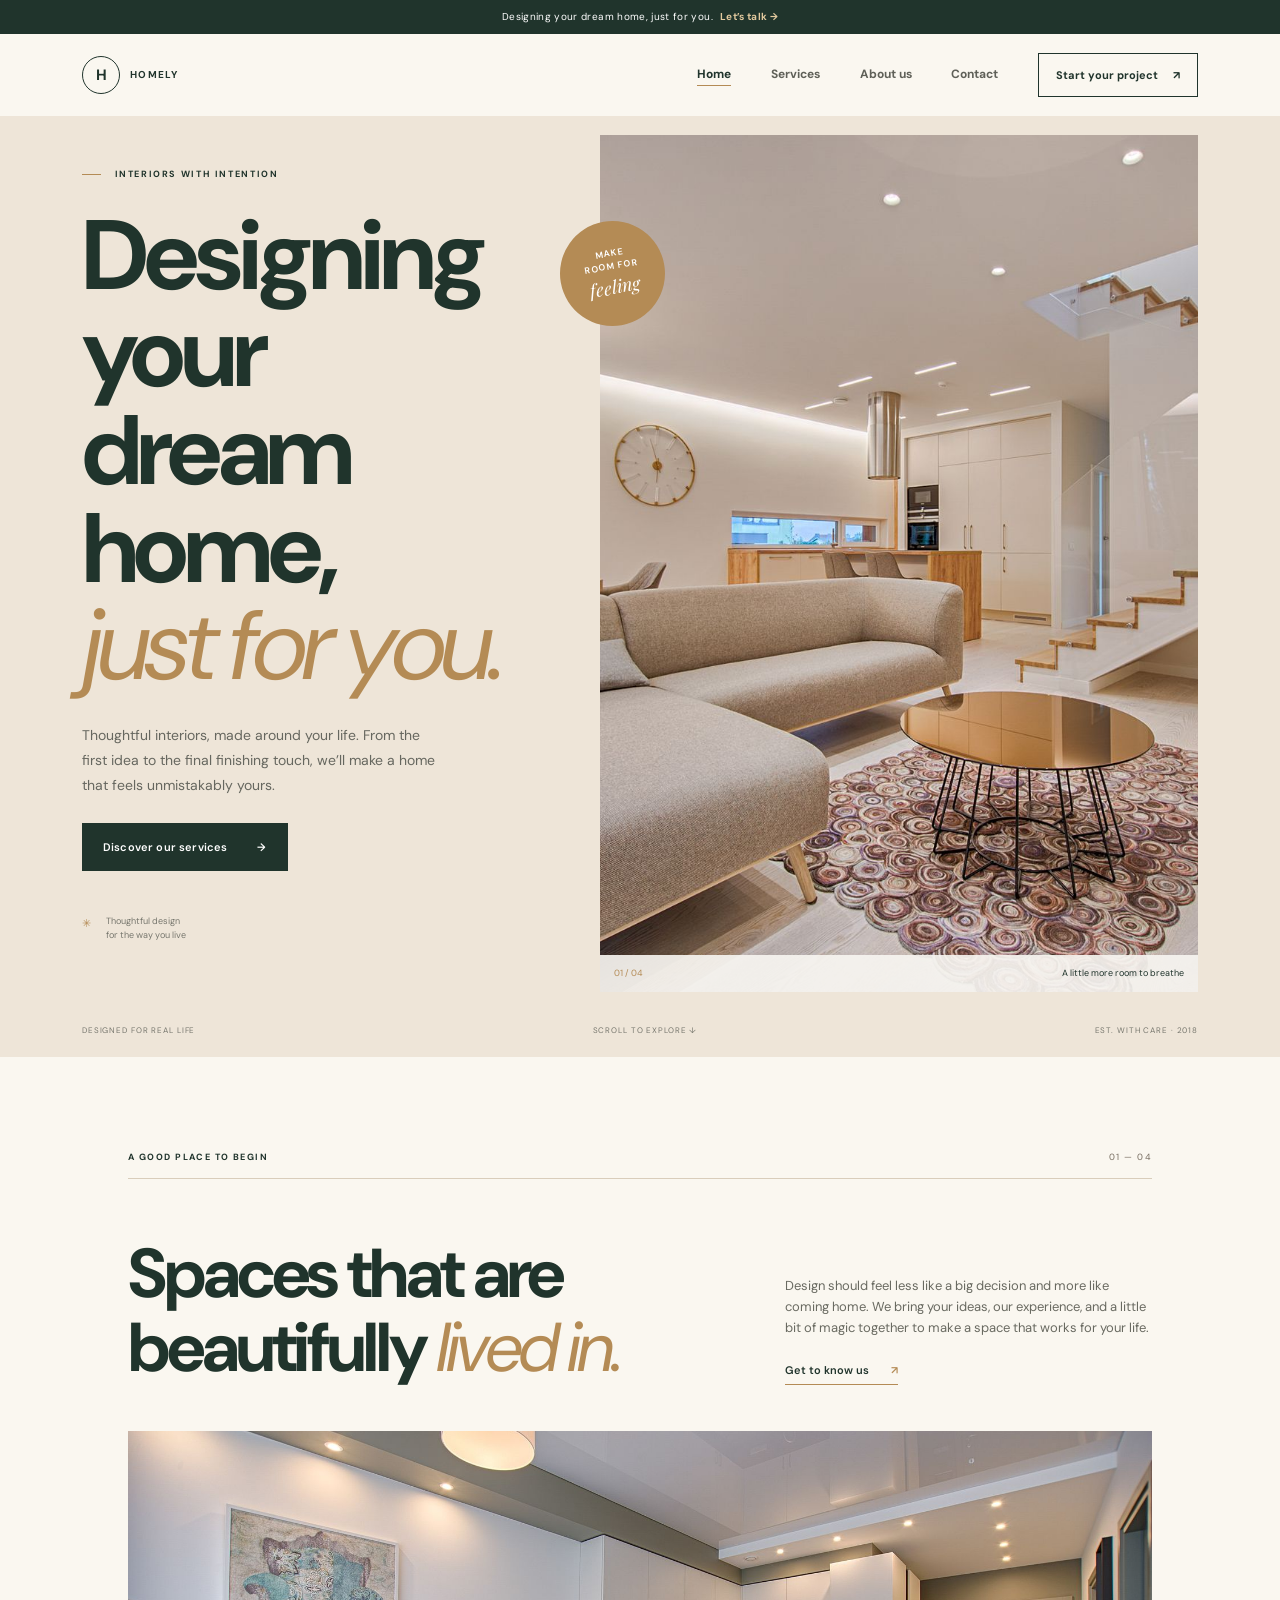
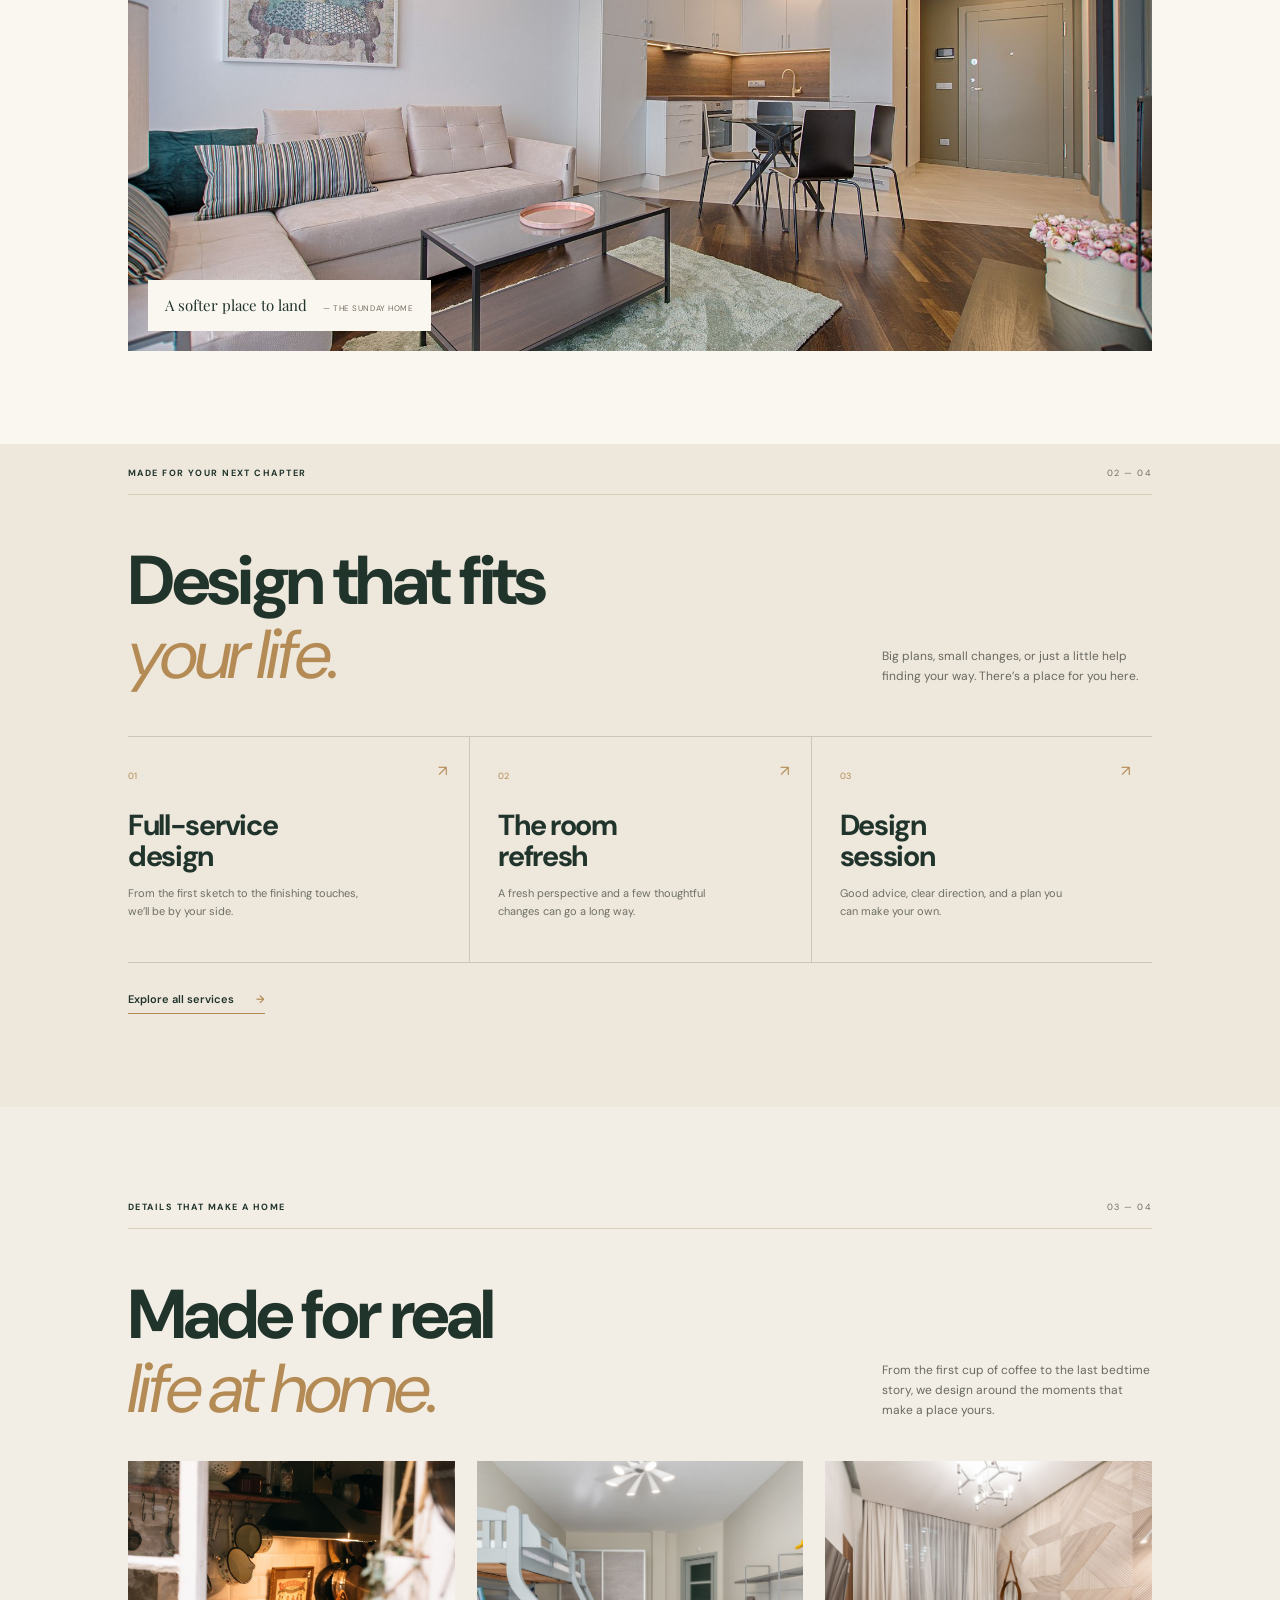
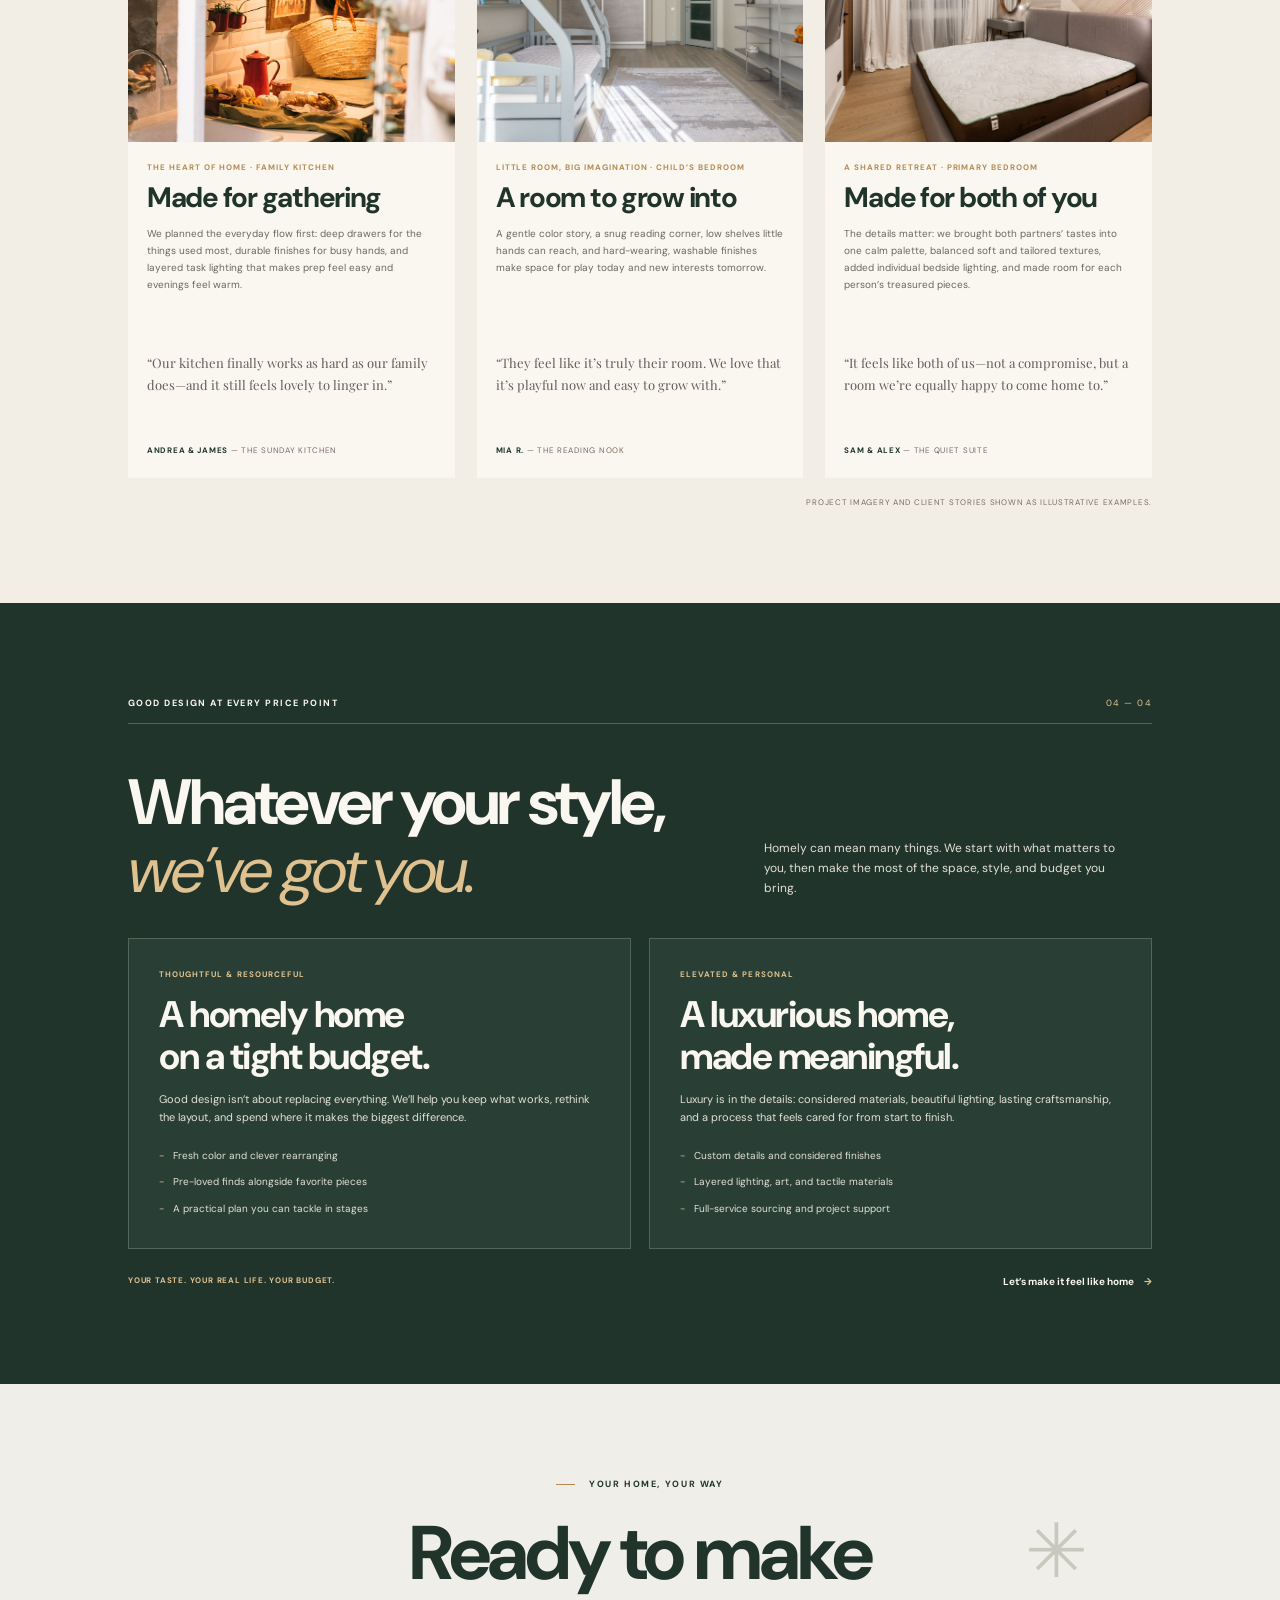
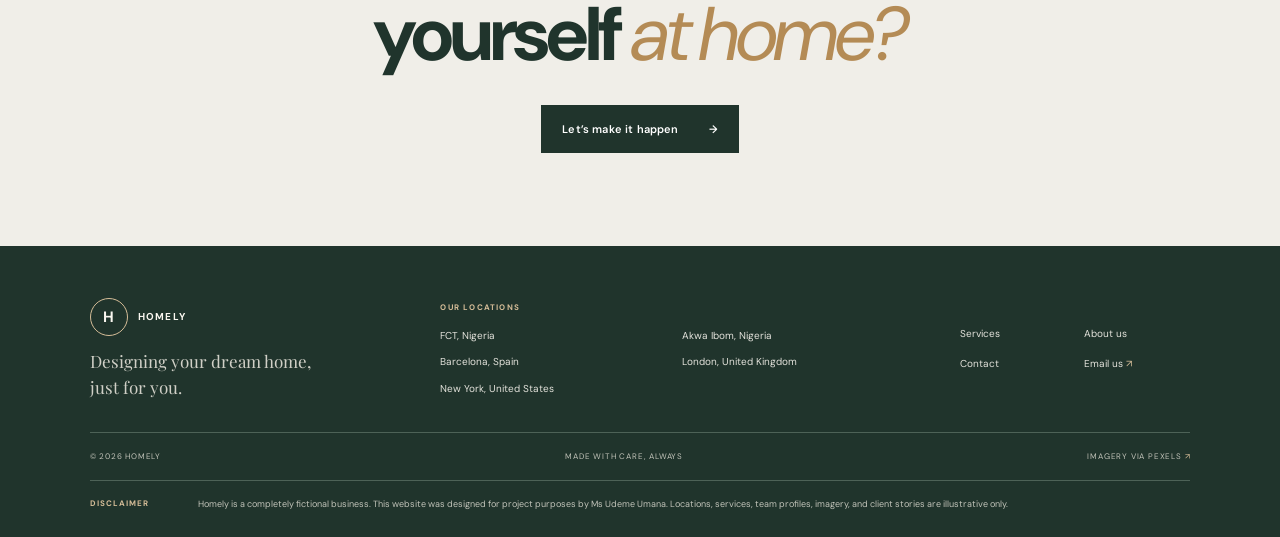
<file: index.html>
<!doctype html>
<html lang="en">
<head>
  <meta charset="utf-8">
  <meta name="viewport" content="width=device-width, initial-scale=1">
  <meta name="description" content="Homely creates warm, considered interiors. Designing your dream home, just for you.">
  <title>Homely | Designing your dream home, just for you</title>
  <link rel="preconnect" href="https://fonts.googleapis.com">
  <link rel="preconnect" href="https://fonts.gstatic.com" crossorigin>
  <link href="https://fonts.googleapis.com/css2?family=DM+Sans:wght@400;500;600;700&family=Playfair+Display:wght@400;500;600&display=swap" rel="stylesheet">
  <link rel="stylesheet" href="css/styles.css">
  <script src="Js/script.js" defer></script>
</head>
<body>
  <div class="announcement">Designing your dream home, just for you. <a href="contact.html">Let’s talk <span aria-hidden="true">→</span></a></div>
  <header class="site-header">
    <a class="brand" href="index.html" aria-label="Homely home"><span class="brand-mark">H</span><span class="brand-name">HOMELY</span></a>
    <button class="menu-toggle" aria-label="Open menu" aria-expanded="false"><span></span><span></span></button>
    <nav class="site-nav" aria-label="Main navigation">
      <a class="active" href="index.html">Home</a>
      <a href="services.html">Services</a>
      <a href="about.html">About us</a>
      <a href="contact.html">Contact</a>
      <a class="nav-cta" href="contact.html">Start your project <span aria-hidden="true">↗</span></a>
    </nav>
  </header>
  <main>
    <section class="home-hero">
      <div class="hero-copy">
        <p class="eyebrow"><span></span> INTERIORS WITH INTENTION</p>
        <h1>Designing your<br>dream home,<br><em>just for you.</em></h1>
        <p class="hero-intro">Thoughtful interiors, made around your life. From the first idea to the final finishing touch, we’ll make a home that feels unmistakably yours.</p>
        <a class="button button-dark" href="services.html">Discover our services <span aria-hidden="true">→</span></a>
        <div class="hero-note"><span class="note-stars" aria-hidden="true">✳</span><span>Thoughtful design<br>for the way you live</span></div>
      </div>
      <div class="hero-image-wrap">
        <img class="hero-image" src="images/pexels-1571460.jpg" alt="Sunlit living room with a warm neutral palette and thoughtful furnishings">
        <div class="image-caption"><span>01 / 04</span><span>A little more room to breathe</span></div>
        <div class="hero-sticker">MAKE<br>ROOM FOR<br><em>feeling</em></div>
      </div>
      <div class="hero-bottom-line"><span>DESIGNED FOR REAL LIFE</span><span>SCROLL TO EXPLORE ↓</span><span>EST. WITH CARE · 2018</span></div>
    </section>

    <section class="intro-section section-pad">
      <div class="section-kicker">A GOOD PLACE TO BEGIN <span>01 — 04</span></div>
      <div class="intro-grid">
        <h2>Spaces that are<br>beautifully <em>lived in.</em></h2>
        <div class="intro-text"><p>Design should feel less like a big decision and more like coming home. We bring your ideas, our experience, and a little bit of magic together to make a space that works for your life.</p><a class="text-link" href="about.html">Get to know us <span aria-hidden="true">↗</span></a></div>
      </div>
      <div class="feature-photo"><img src="images/pexels-1643383.jpg" alt="Inviting, light-filled living space with natural textures"><div class="photo-tag">A softer place to land <span>— THE SUNDAY HOME</span></div></div>
    </section>

    <section class="services-preview section-pad">
      <div class="section-kicker">MADE FOR YOUR NEXT CHAPTER <span>02 — 04</span></div>
      <div class="section-heading-row"><h2>Design that fits<br><em>your life.</em></h2><p>Big plans, small changes, or just a little help finding your way. There’s a place for you here.</p></div>
      <div class="service-cards">
        <a class="service-card" href="services.html#full-service"><span class="card-number">01</span><h3>Full-service<br>design</h3><span class="card-arrow">↗</span><p>From the first sketch to the finishing touches, we’ll be by your side.</p></a>
        <a class="service-card" href="services.html#room-refresh"><span class="card-number">02</span><h3>The room<br>refresh</h3><span class="card-arrow">↗</span><p>A fresh perspective and a few thoughtful changes can go a long way.</p></a>
        <a class="service-card" href="services.html#design-session"><span class="card-number">03</span><h3>Design<br>session</h3><span class="card-arrow">↗</span><p>Good advice, clear direction, and a plan you can make your own.</p></a>
      </div>
      <a class="text-link services-link" href="services.html">Explore all services <span aria-hidden="true">→</span></a>
    </section>

    <section class="featured-work section-pad">
      <div class="section-kicker">DETAILS THAT MAKE A HOME <span>03 — 04</span></div>
      <div class="section-heading-row"><h2>Made for real<br><em>life at home.</em></h2><p>From the first cup of coffee to the last bedtime story, we design around the moments that make a place yours.</p></div>
      <div class="work-grid">
        <article class="work-card">
          <img src="images/pexels-5451503.jpg" alt="Warm, welcoming kitchen with considered storage and natural details">
          <p class="work-type">THE HEART OF HOME · FAMILY KITCHEN</p>
          <h3>Made for gathering</h3>
          <p class="work-details">We planned the everyday flow first: deep drawers for the things used most, durable finishes for busy hands, and layered task lighting that makes prep feel easy and evenings feel warm.</p>
          <blockquote>“Our kitchen finally works as hard as our family does—and it still feels lovely to linger in.”</blockquote>
          <p class="work-client">ANDREA & JAMES <span>— THE SUNDAY KITCHEN</span></p>
        </article>
        <article class="work-card">
          <img src="images/pexels-7031873.jpg" alt="Playful children's bedroom with a bunk bed and cozy details">
          <p class="work-type">LITTLE ROOM, BIG IMAGINATION · CHILD’S BEDROOM</p>
          <h3>A room to grow into</h3>
          <p class="work-details">A gentle color story, a snug reading corner, low shelves little hands can reach, and hard-wearing, washable finishes make space for play today and new interests tomorrow.</p>
          <blockquote>“They feel like it’s truly their room. We love that it’s playful now and easy to grow with.”</blockquote>
          <p class="work-client">MIA R. <span>— THE READING NOOK</span></p>
        </article>
        <article class="work-card">
          <img src="images/pexels-6585759.jpg" alt="Serene shared bedroom with a soft, layered and welcoming feel">
          <p class="work-type">A SHARED RETREAT · PRIMARY BEDROOM</p>
          <h3>Made for both of you</h3>
          <p class="work-details">The details matter: we brought both partners’ tastes into one calm palette, balanced soft and tailored textures, added individual bedside lighting, and made room for each person’s treasured pieces.</p>
          <blockquote>“It feels like both of us—not a compromise, but a room we’re equally happy to come home to.”</blockquote>
          <p class="work-client">SAM & ALEX <span>— THE QUIET SUITE</span></p>
        </article>
      </div>
      <p class="work-disclaimer">PROJECT IMAGERY AND CLIENT STORIES SHOWN AS ILLUSTRATIVE EXAMPLES.</p>
    </section>

    <section class="style-paths section-pad">
      <div class="section-kicker">GOOD DESIGN AT EVERY PRICE POINT <span>04 — 04</span></div>
      <div class="style-paths-heading"><h2>Whatever your style,<br><em>we’ve got you.</em></h2><p>Homely can mean many things. We start with what matters to you, then make the most of the space, style, and budget you bring.</p></div>
      <div class="style-paths-grid">
        <article class="style-path-card">
          <p class="style-path-type">THOUGHTFUL & RESOURCEFUL</p>
          <h3>A homely home<br>on a tight budget.</h3>
          <p>Good design isn’t about replacing everything. We’ll help you keep what works, rethink the layout, and spend where it makes the biggest difference.</p>
          <ul><li>Fresh color and clever rearranging</li><li>Pre-loved finds alongside favorite pieces</li><li>A practical plan you can tackle in stages</li></ul>
        </article>
        <article class="style-path-card">
          <p class="style-path-type">ELEVATED & PERSONAL</p>
          <h3>A luxurious home,<br>made meaningful.</h3>
          <p>Luxury is in the details: considered materials, beautiful lighting, lasting craftsmanship, and a process that feels cared for from start to finish.</p>
          <ul><li>Custom details and considered finishes</li><li>Layered lighting, art, and tactile materials</li><li>Full-service sourcing and project support</li></ul>
        </article>
      </div>
      <p class="style-path-footer">YOUR TASTE. YOUR REAL LIFE. YOUR BUDGET. <a href="contact.html">Let’s make it feel like home <span aria-hidden="true">→</span></a></p>
    </section>

    <section class="closing-cta section-pad"><p class="eyebrow"><span></span> YOUR HOME, YOUR WAY</p><h2>Ready to make<br>yourself <em>at home?</em></h2><a class="button button-dark" href="contact.html">Let’s make it happen <span aria-hidden="true">→</span></a><span class="cta-flower" aria-hidden="true">✳</span></section>
  </main>
  <footer class="site-footer">
    <div class="footer-main">
      <div class="footer-brand-block"><a class="brand footer-brand" href="index.html"><span class="brand-mark">H</span><span class="brand-name">HOMELY</span></a><p>Designing your dream home,<br>just for you.</p></div>
      <div class="footer-locations"><h2>OUR LOCATIONS</h2><div class="footer-location-list"><span>FCT, Nigeria</span><span>Akwa Ibom, Nigeria</span><span>Barcelona, Spain</span><span>London, United Kingdom</span><span>New York, United States</span></div></div>
      <nav class="footer-links" aria-label="Footer navigation"><a href="services.html">Services</a><a href="about.html">About us</a><a href="contact.html">Contact</a><a href="mailto:hello@homely.design">Email us <span aria-hidden="true">↗</span></a></nav>
    </div>
    <div class="footer-meta"><span>© 2026 HOMELY</span><span>MADE WITH CARE, ALWAYS</span><a href="https://www.pexels.com/" target="_blank" rel="noreferrer">IMAGERY VIA PEXELS <span aria-hidden="true">↗</span></a></div>
    <p class="footer-disclaimer"><strong>DISCLAIMER</strong><span>Homely is a completely fictional business. This website was designed for project purposes by Ms Udeme Umana. Locations, services, team profiles, imagery, and client stories are illustrative only.</span></p>
  </footer>
</body>
</html>
</file>
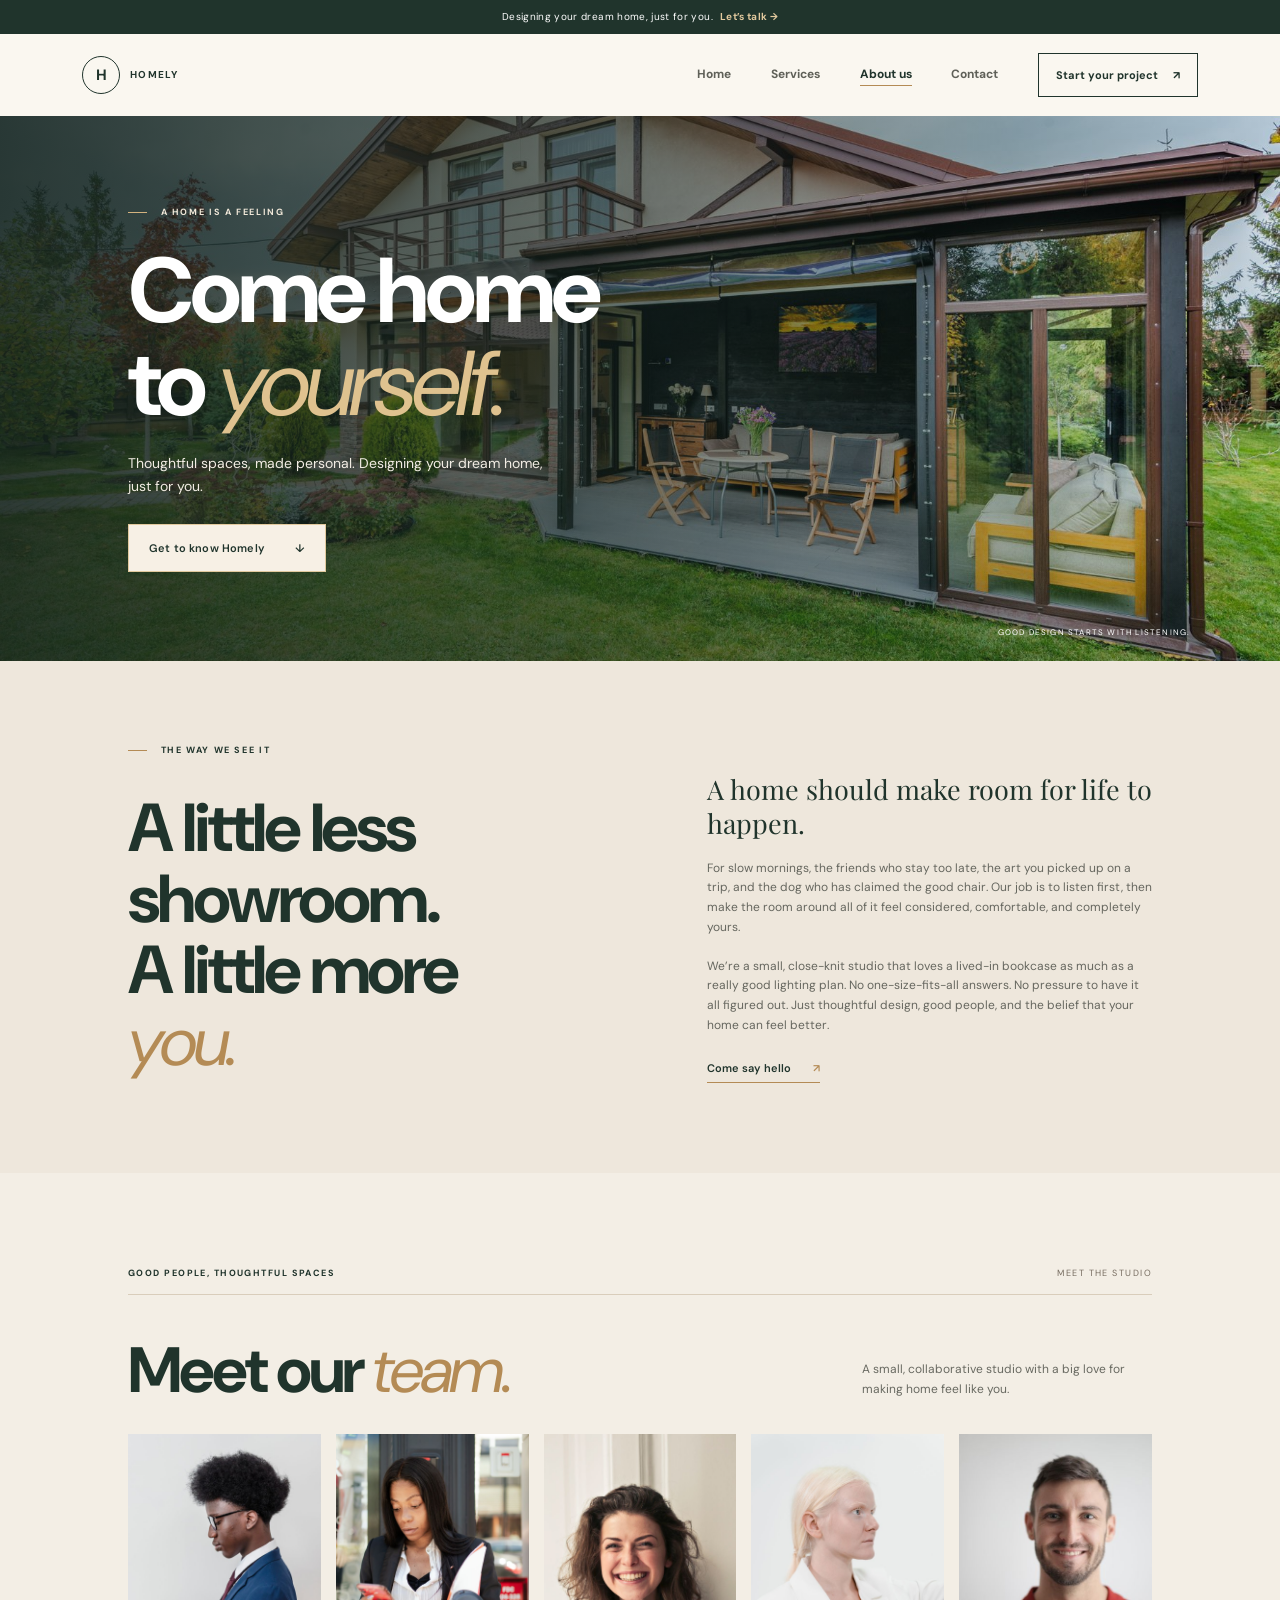
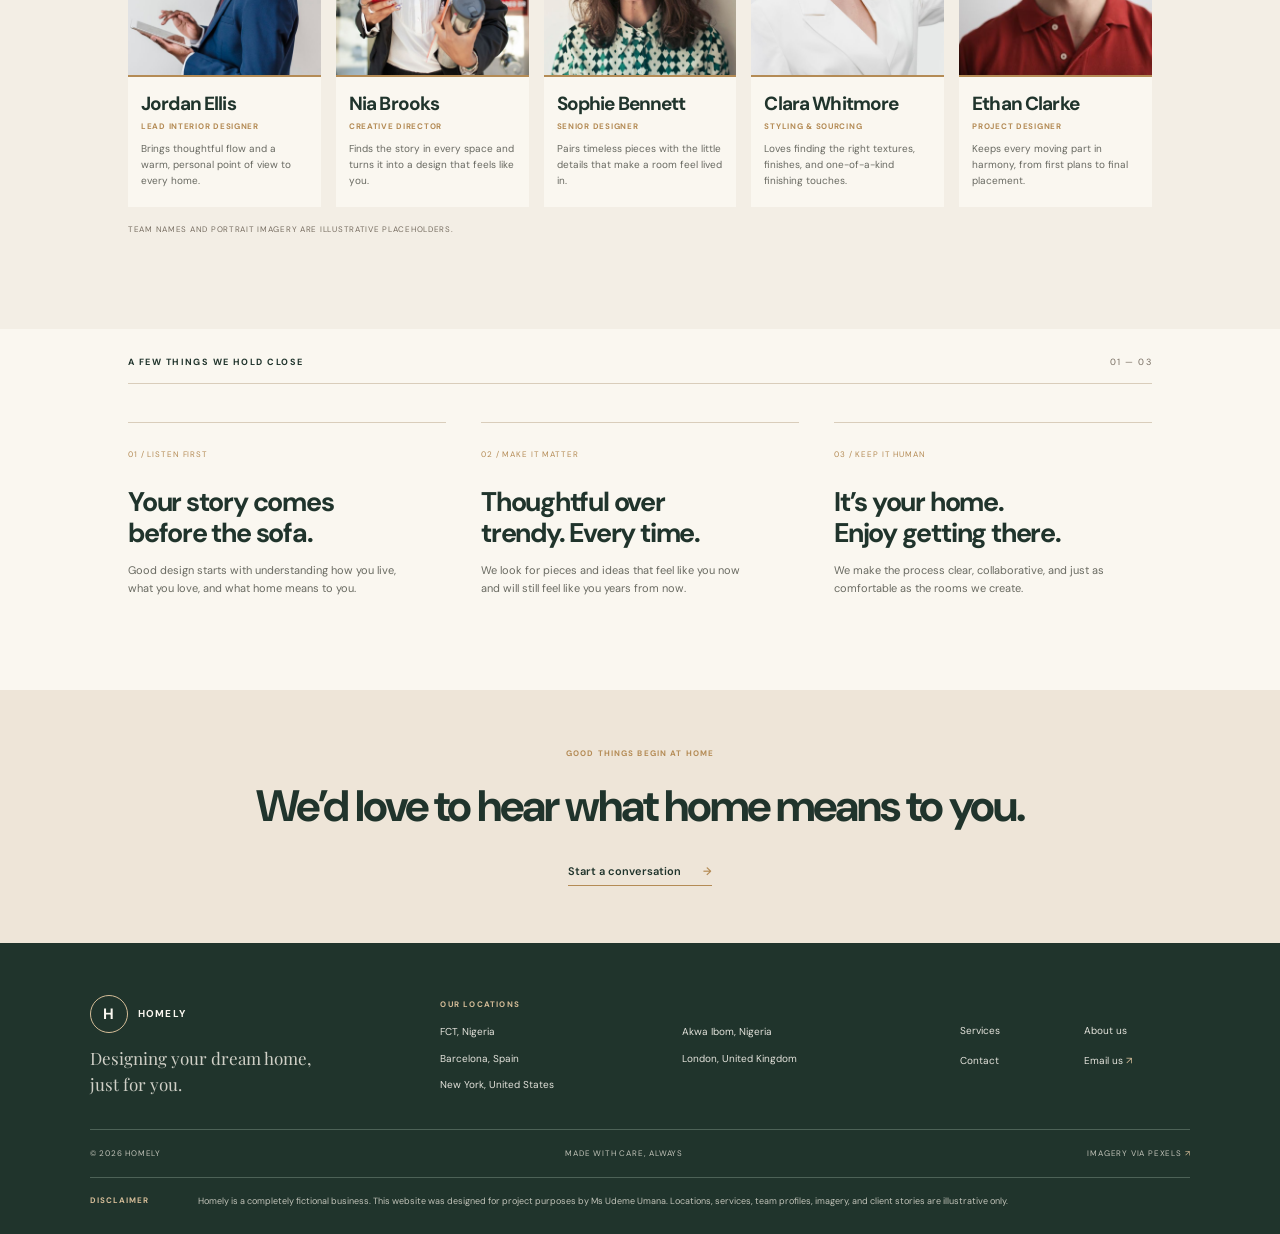
<file: about.html>
<!doctype html>
<html lang="en">
<head>
  <meta charset="utf-8">
  <meta name="viewport" content="width=device-width, initial-scale=1">
  <meta name="description" content="Get to know Homely, an interior design studio creating thoughtful, personal homes.">
  <title>About Us | Homely</title>
  <link rel="preconnect" href="https://fonts.googleapis.com">
  <link rel="preconnect" href="https://fonts.gstatic.com" crossorigin>
  <link href="https://fonts.googleapis.com/css2?family=DM+Sans:wght@400;500;600;700&family=Playfair+Display:wght@400;500;600&display=swap" rel="stylesheet">
  <link rel="stylesheet" href="css/styles.css">
  <script src="Js/script.js" defer></script>
</head>
<body>
  <div class="announcement">Designing your dream home, just for you. <a href="contact.html">Let’s talk <span aria-hidden="true">→</span></a></div>
  <header class="site-header"><a class="brand" href="index.html" aria-label="Homely home"><span class="brand-mark">H</span><span class="brand-name">HOMELY</span></a><button class="menu-toggle" aria-label="Open menu" aria-expanded="false"><span></span><span></span></button><nav class="site-nav" aria-label="Main navigation"><a href="index.html">Home</a><a href="services.html">Services</a><a class="active" href="about.html">About us</a><a href="contact.html">Contact</a><a class="nav-cta" href="contact.html">Start your project <span aria-hidden="true">↗</span></a></nav></header>
  <main>
    <section class="image-banner image-banner-about">
      <img src="images/pexels-7061662.jpg" alt="A welcoming living room with warm natural light">
      <div class="banner-shade"></div>
      <div class="banner-content"><p class="eyebrow"><span></span> A HOME IS A FEELING</p><h1>Come home<br>to <em>yourself.</em></h1><p>Thoughtful spaces, made personal. Designing your dream home, just for you.</p><a class="button button-light" href="#our-approach">Get to know Homely <span aria-hidden="true">↓</span></a></div>
      <span class="banner-caption">GOOD DESIGN STARTS WITH LISTENING.</span>
    </section>
    <section class="approach-section section-pad" id="our-approach"><div class="approach-aside"><p class="eyebrow"><span></span> THE WAY WE SEE IT</p><h2>A little less<br>showroom.<br>A little more <em>you.</em></h2></div><div class="approach-copy"><p class="large-copy">A home should make room for life to happen.</p><p>For slow mornings, the friends who stay too late, the art you picked up on a trip, and the dog who has claimed the good chair. Our job is to listen first, then make the room around all of it feel considered, comfortable, and completely yours.</p><p>We’re a small, close-knit studio that loves a lived-in bookcase as much as a really good lighting plan. No one-size-fits-all answers. No pressure to have it all figured out. Just thoughtful design, good people, and the belief that your home can feel better.</p><a class="text-link" href="contact.html">Come say hello <span aria-hidden="true">↗</span></a></div></section>
    <section class="team-section section-pad">
      <div class="section-kicker">GOOD PEOPLE, THOUGHTFUL SPACES <span>MEET THE STUDIO</span></div>
      <div class="team-heading"><h2>Meet our <em>team.</em></h2><p>A small, collaborative studio with a big love for making home feel like you.</p></div>
      <div class="team-grid">
        <article class="team-card">
          <img src="images/pexels-9363531.jpg" alt="Stock portrait placeholder for Jordan Ellis">
          <div class="team-card-copy"><h3>Jordan Ellis</h3><p class="team-role">LEAD INTERIOR DESIGNER</p><p class="team-bio">Brings thoughtful flow and a warm, personal point of view to every home.</p></div>
        </article>
        <article class="team-card">
          <img src="images/pexels-8052215.jpg" alt="Stock portrait placeholder for Nia Brooks">
          <div class="team-card-copy"><h3>Nia Brooks</h3><p class="team-role">CREATIVE DIRECTOR</p><p class="team-bio">Finds the story in every space and turns it into a design that feels like you.</p></div>
        </article>
        <article class="team-card">
          <img src="images/pexels-774909.jpg" alt="Stock portrait placeholder for Sophie Bennett">
          <div class="team-card-copy"><h3>Sophie Bennett</h3><p class="team-role">SENIOR DESIGNER</p><p class="team-bio">Pairs timeless pieces with the little details that make a room feel lived in.</p></div>
        </article>
        <article class="team-card">
          <img src="images/pexels-6693282.jpg" alt="Stock portrait placeholder for Clara Whitmore">
          <div class="team-card-copy"><h3>Clara Whitmore</h3><p class="team-role">STYLING & SOURCING</p><p class="team-bio">Loves finding the right textures, finishes, and one-of-a-kind finishing touches.</p></div>
        </article>
        <article class="team-card">
          <img src="images/pexels-3777943.jpg" alt="Stock portrait placeholder for Ethan Clarke">
          <div class="team-card-copy"><h3>Ethan Clarke</h3><p class="team-role">PROJECT DESIGNER</p><p class="team-bio">Keeps every moving part in harmony, from first plans to final placement.</p></div>
        </article>
      </div>
      <p class="team-note">TEAM NAMES AND PORTRAIT IMAGERY ARE ILLUSTRATIVE PLACEHOLDERS.</p>
    </section>
    <section class="values-section section-pad"><div class="section-kicker">A FEW THINGS WE HOLD CLOSE <span>01 — 03</span></div><div class="values-grid"><div><span>01 / LISTEN FIRST</span><h3>Your story comes<br>before the sofa.</h3><p>Good design starts with understanding how you live, what you love, and what home means to you.</p></div><div><span>02 / MAKE IT MATTER</span><h3>Thoughtful over<br>trendy. Every time.</h3><p>We look for pieces and ideas that feel like you now and will still feel like you years from now.</p></div><div><span>03 / KEEP IT HUMAN</span><h3>It’s your home.<br>Enjoy getting there.</h3><p>We make the process clear, collaborative, and just as comfortable as the rooms we create.</p></div></div></section>
    <section class="mini-cta"><p>GOOD THINGS BEGIN AT HOME</p><h2>We’d love to hear what home means to you.</h2><a class="text-link" href="contact.html">Start a conversation <span aria-hidden="true">→</span></a></section>
  </main>
  <footer class="site-footer">
    <div class="footer-main">
      <div class="footer-brand-block"><a class="brand footer-brand" href="index.html"><span class="brand-mark">H</span><span class="brand-name">HOMELY</span></a><p>Designing your dream home,<br>just for you.</p></div>
      <div class="footer-locations"><h2>OUR LOCATIONS</h2><div class="footer-location-list"><span>FCT, Nigeria</span><span>Akwa Ibom, Nigeria</span><span>Barcelona, Spain</span><span>London, United Kingdom</span><span>New York, United States</span></div></div>
      <nav class="footer-links" aria-label="Footer navigation"><a href="services.html">Services</a><a href="about.html">About us</a><a href="contact.html">Contact</a><a href="mailto:hello@homely.design">Email us <span aria-hidden="true">↗</span></a></nav>
    </div>
    <div class="footer-meta"><span>© 2026 HOMELY</span><span>MADE WITH CARE, ALWAYS</span><a href="https://www.pexels.com/" target="_blank" rel="noreferrer">IMAGERY VIA PEXELS <span aria-hidden="true">↗</span></a></div>
    <p class="footer-disclaimer"><strong>DISCLAIMER</strong><span>Homely is a completely fictional business. This website was designed for project purposes by Ms Udeme Umana. Locations, services, team profiles, imagery, and client stories are illustrative only.</span></p>
  </footer>
</body>
</html>
</file>
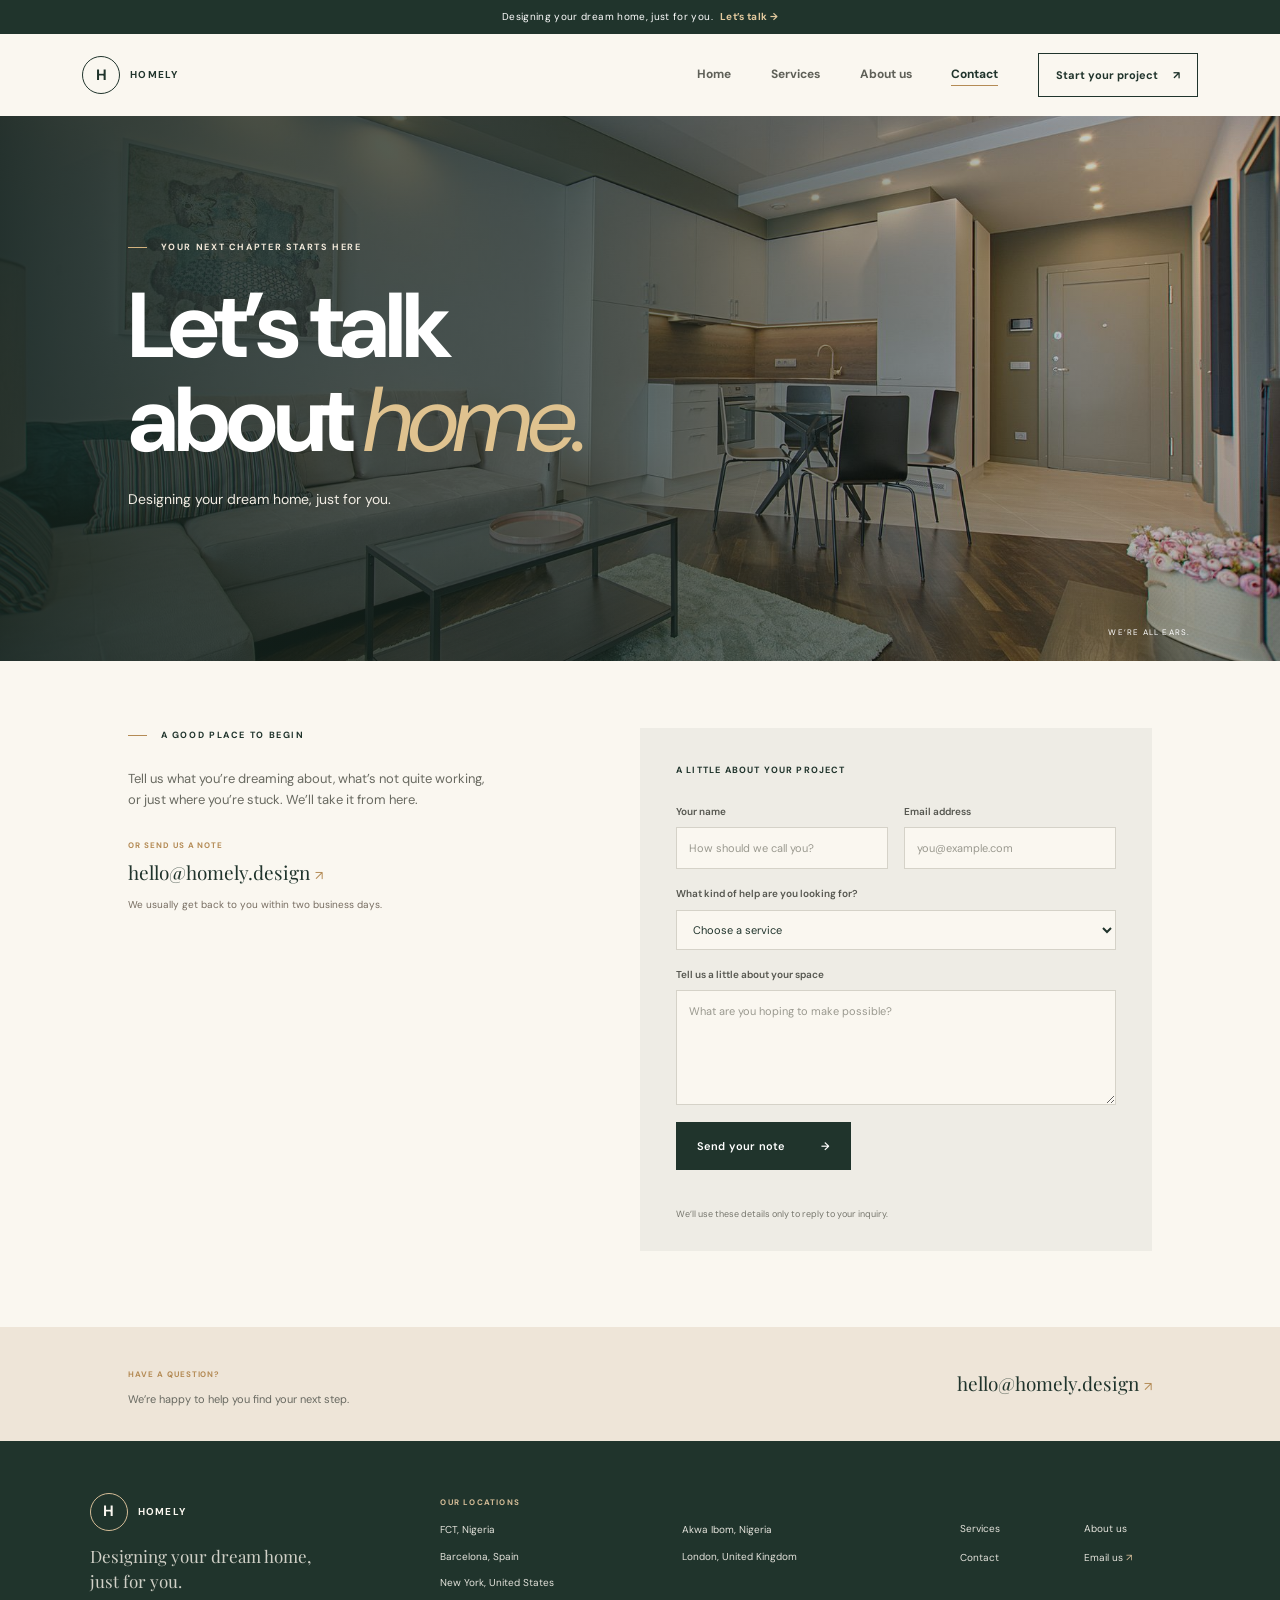
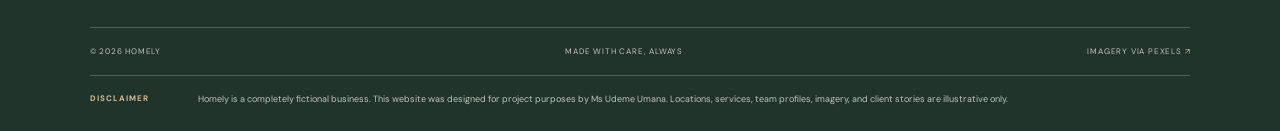
<file: contact.html>
<!doctype html>
<html lang="en">
<head>
  <meta charset="utf-8">
  <meta name="viewport" content="width=device-width, initial-scale=1">
  <meta name="description" content="Start planning your dream home with Homely. Tell us a little about your space and we'll help you find a starting point.">
  <title>Contact | Homely</title>
  <link rel="preconnect" href="https://fonts.googleapis.com">
  <link rel="preconnect" href="https://fonts.gstatic.com" crossorigin>
  <link href="https://fonts.googleapis.com/css2?family=DM+Sans:wght@400;500;600;700&family=Playfair+Display:wght@400;500;600&display=swap" rel="stylesheet">
  <link rel="stylesheet" href="css/styles.css">
  <script src="Js/script.js" defer></script>
</head>
<body>
  <div class="announcement">Designing your dream home, just for you. <a href="contact.html">Let’s talk <span aria-hidden="true">→</span></a></div>
  <header class="site-header"><a class="brand" href="index.html" aria-label="Homely home"><span class="brand-mark">H</span><span class="brand-name">HOMELY</span></a><button class="menu-toggle" aria-label="Open menu" aria-expanded="false"><span></span><span></span></button><nav class="site-nav" aria-label="Main navigation"><a href="index.html">Home</a><a href="services.html">Services</a><a href="about.html">About us</a><a class="active" href="contact.html">Contact</a><a class="nav-cta" href="contact.html">Start your project <span aria-hidden="true">↗</span></a></nav></header>
  <main>
    <section class="image-banner image-banner-contact">
      <img src="images/pexels-1643383.jpg" alt="A comfortable, light-filled home with natural textures">
      <div class="banner-shade"></div>
      <div class="banner-content"><p class="eyebrow"><span></span> YOUR NEXT CHAPTER STARTS HERE</p><h1>Let’s talk<br>about <em>home.</em></h1><p>Designing your dream home, just for you.</p></div>
      <span class="banner-caption">WE’RE ALL EARS.</span>
    </section>
    <section class="contact-layout section-pad"><div class="contact-intro"><p class="eyebrow"><span></span> A GOOD PLACE TO BEGIN</p><p>Tell us what you’re dreaming about, what’s not quite working, or just where you’re stuck. We’ll take it from here.</p><div class="contact-details"><span>OR SEND US A NOTE</span><a href="mailto:hello@homely.design">hello@homely.design <span aria-hidden="true">↗</span></a><p>We usually get back to you within two business days.</p></div></div>
      <div class="contact-form-wrap"><p class="form-intro">A LITTLE ABOUT YOUR PROJECT</p><form id="contact-form">
        <div class="field-row"><label>Your name<input name="name" autocomplete="name" placeholder="How should we call you?" required></label><label>Email address<input name="email" type="email" autocomplete="email" placeholder="you@example.com" required></label></div>
        <label>What kind of help are you looking for?<select name="service" required><option value="" disabled selected>Choose a service</option><option>Full-service design</option><option>The room refresh</option><option>Design session</option><option>Not sure yet</option></select></label>
        <label>Tell us a little about your space<textarea name="message" rows="5" placeholder="What are you hoping to make possible?" required></textarea></label>
        <button class="button button-dark form-submit" type="submit">Send your note <span aria-hidden="true">→</span></button>
        <p class="form-status" role="status" aria-live="polite"></p>
        <p class="form-note">We’ll use these details only to reply to your inquiry.</p>
      </form></div>
    </section>
    <section class="contact-bottom"><div><span>HAVE A QUESTION?</span><p>We’re happy to help you find your next step.</p></div><a href="mailto:hello@homely.design">hello@homely.design <span aria-hidden="true">↗</span></a></section>
  </main>
  <footer class="site-footer">
    <div class="footer-main">
      <div class="footer-brand-block"><a class="brand footer-brand" href="index.html"><span class="brand-mark">H</span><span class="brand-name">HOMELY</span></a><p>Designing your dream home,<br>just for you.</p></div>
      <div class="footer-locations"><h2>OUR LOCATIONS</h2><div class="footer-location-list"><span>FCT, Nigeria</span><span>Akwa Ibom, Nigeria</span><span>Barcelona, Spain</span><span>London, United Kingdom</span><span>New York, United States</span></div></div>
      <nav class="footer-links" aria-label="Footer navigation"><a href="services.html">Services</a><a href="about.html">About us</a><a href="contact.html">Contact</a><a href="mailto:hello@homely.design">Email us <span aria-hidden="true">↗</span></a></nav>
    </div>
    <div class="footer-meta"><span>© 2026 HOMELY</span><span>MADE WITH CARE, ALWAYS</span><a href="https://www.pexels.com/" target="_blank" rel="noreferrer">IMAGERY VIA PEXELS <span aria-hidden="true">↗</span></a></div>
    <p class="footer-disclaimer"><strong>DISCLAIMER</strong><span>Homely is a completely fictional business. This website was designed for project purposes by Ms Udeme Umana. Locations, services, team profiles, imagery, and client stories are illustrative only.</span></p>
  </footer>
</body>
</html>
</file>
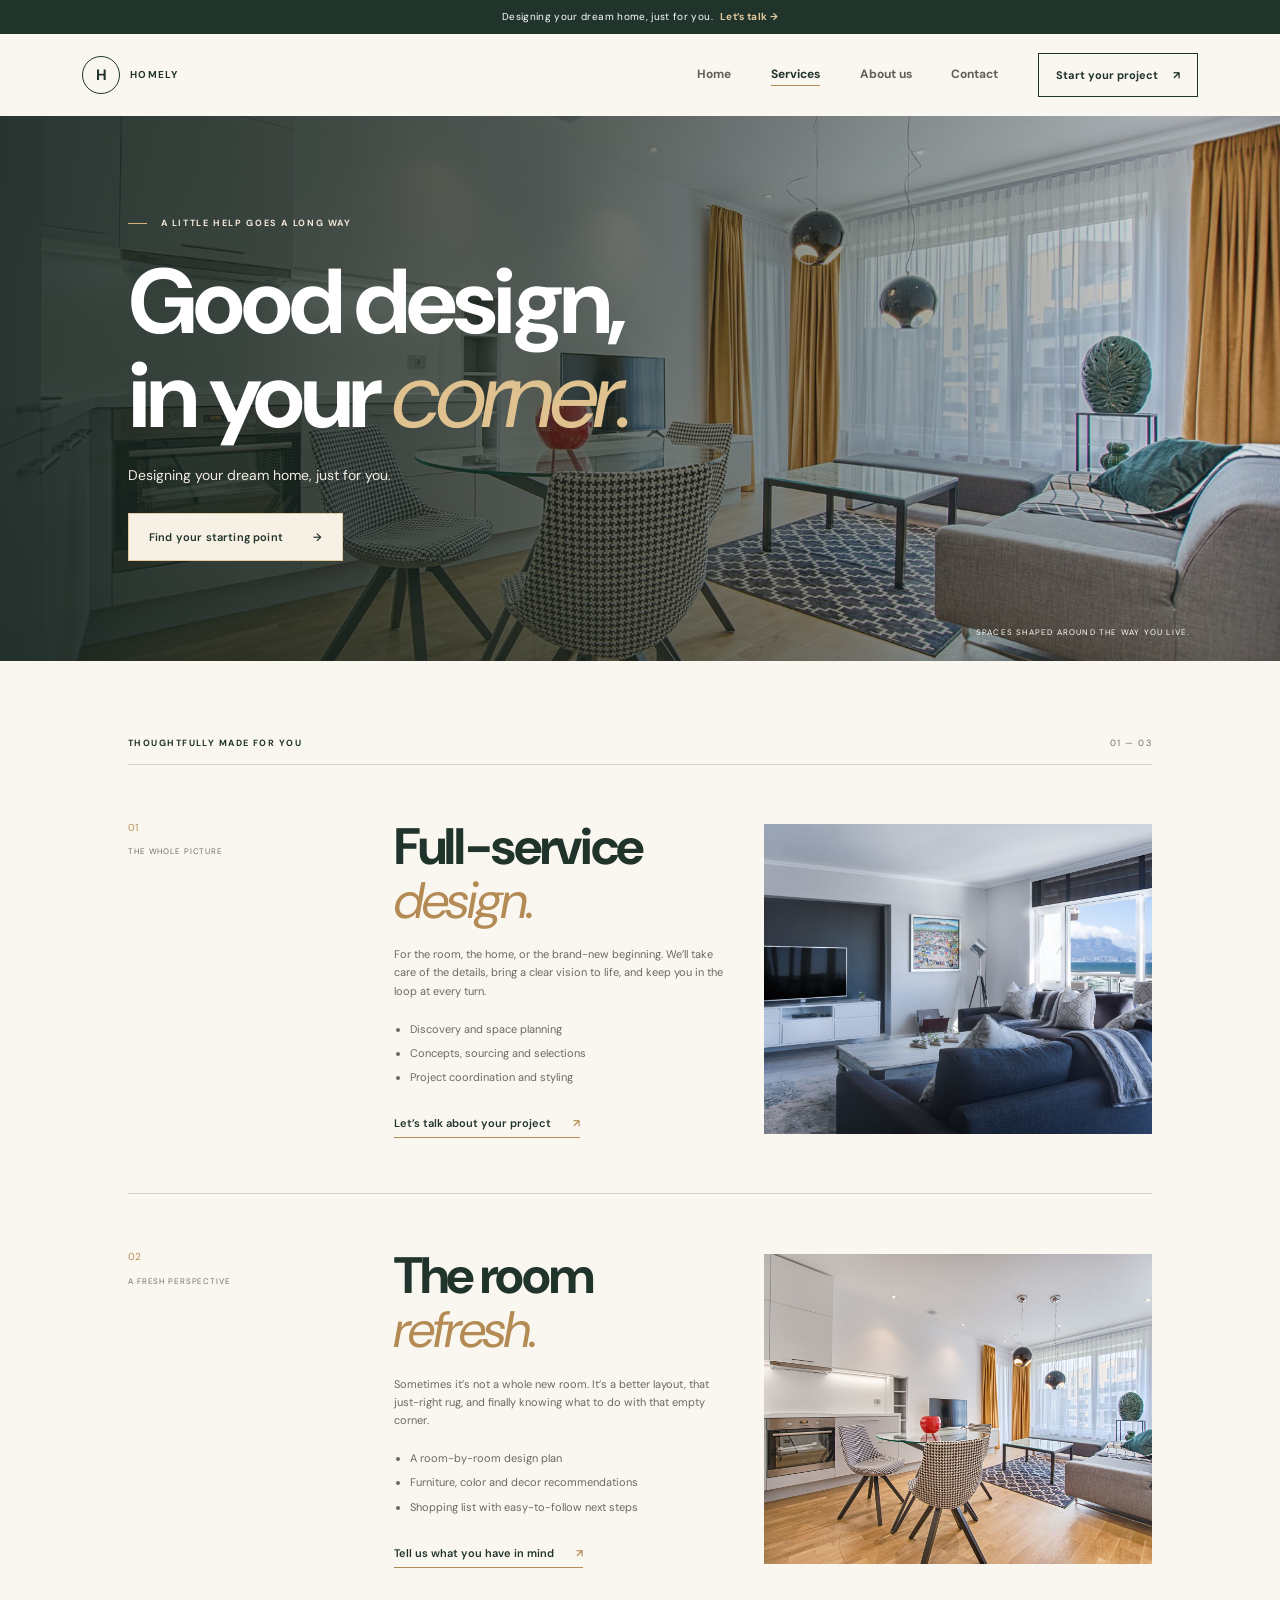
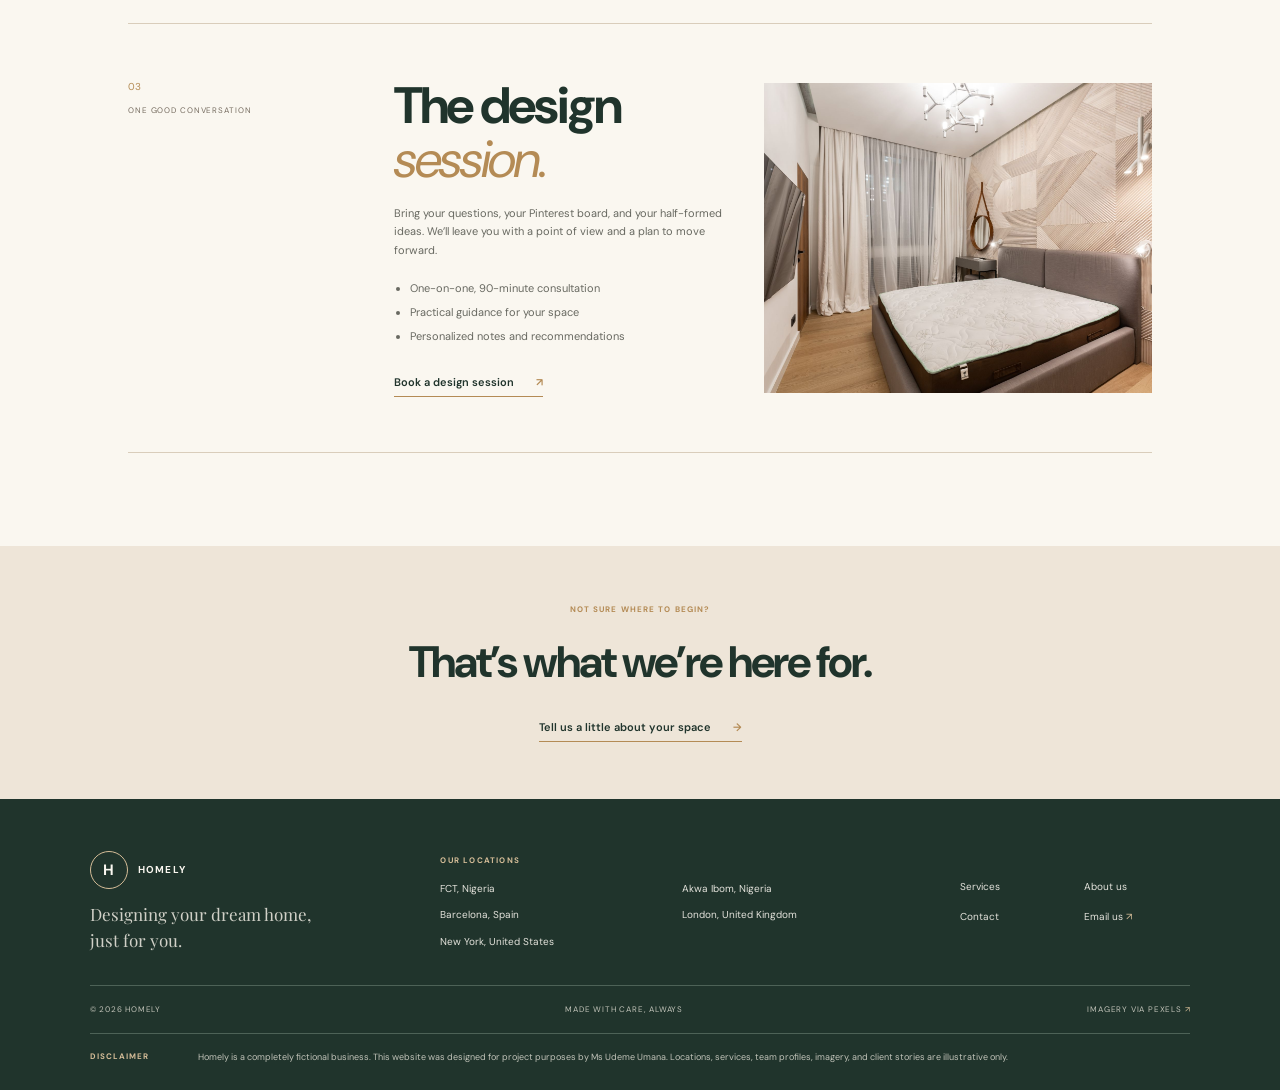
<file: services.html>
<!doctype html>
<html lang="en">
<head>
  <meta charset="utf-8">
  <meta name="viewport" content="width=device-width, initial-scale=1">
  <meta name="description" content="Explore Homely's interior design services, from full-service design to a one-on-one room refresh.">
  <title>Services | Homely</title>
  <link rel="preconnect" href="https://fonts.googleapis.com">
  <link rel="preconnect" href="https://fonts.gstatic.com" crossorigin>
  <link href="https://fonts.googleapis.com/css2?family=DM+Sans:wght@400;500;600;700&family=Playfair+Display:wght@400;500;600&display=swap" rel="stylesheet">
  <link rel="stylesheet" href="css/styles.css">
  <script src="Js/script.js" defer></script>
</head>
<body>
  <div class="announcement">Designing your dream home, just for you. <a href="contact.html">Let’s talk <span aria-hidden="true">→</span></a></div>
  <header class="site-header"><a class="brand" href="index.html" aria-label="Homely home"><span class="brand-mark">H</span><span class="brand-name">HOMELY</span></a><button class="menu-toggle" aria-label="Open menu" aria-expanded="false"><span></span><span></span></button><nav class="site-nav" aria-label="Main navigation"><a href="index.html">Home</a><a class="active" href="services.html">Services</a><a href="about.html">About us</a><a href="contact.html">Contact</a><a class="nav-cta" href="contact.html">Start your project <span aria-hidden="true">↗</span></a></nav></header>
  <main>
    <section class="image-banner image-banner-services">
      <img src="images/pexels-1571453.jpg" alt="A warm modern living room with elegant furniture and natural details">
      <div class="banner-shade"></div>
      <div class="banner-content"><p class="eyebrow"><span></span> A LITTLE HELP GOES A LONG WAY</p><h1>Good design,<br>in your <em>corner.</em></h1><p>Designing your dream home, just for you.</p><a class="button button-light" href="contact.html">Find your starting point <span aria-hidden="true">→</span></a></div>
      <span class="banner-caption">SPACES SHAPED AROUND THE WAY YOU LIVE.</span>
    </section>
    <section class="service-detail-section section-pad"><div class="section-kicker">THOUGHTFULLY MADE FOR YOU <span>01 — 03</span></div>
      <article class="service-detail" id="full-service"><div class="service-detail-number">01 <span>THE WHOLE PICTURE</span></div><div class="service-detail-copy"><h2>Full-service<br><em>design.</em></h2><p>For the room, the home, or the brand-new beginning. We’ll take care of the details, bring a clear vision to life, and keep you in the loop at every turn.</p><ul><li>Discovery and space planning</li><li>Concepts, sourcing and selections</li><li>Project coordination and styling</li></ul><a class="text-link" href="contact.html">Let’s talk about your project <span aria-hidden="true">↗</span></a></div><img src="images/pexels-1457842.jpg" alt="Airy open-plan living room with soft colors and natural wood"></article>
      <article class="service-detail reverse" id="room-refresh"><div class="service-detail-number">02 <span>A FRESH PERSPECTIVE</span></div><div class="service-detail-copy"><h2>The room<br><em>refresh.</em></h2><p>Sometimes it’s not a whole new room. It’s a better layout, that just-right rug, and finally knowing what to do with that empty corner.</p><ul><li>A room-by-room design plan</li><li>Furniture, color and decor recommendations</li><li>Shopping list with easy-to-follow next steps</li></ul><a class="text-link" href="contact.html">Tell us what you have in mind <span aria-hidden="true">↗</span></a></div><img src="images/pexels-1571453.jpg" alt="Cozy living room with a neutral sofa, wooden furniture, and greenery"></article>
      <article class="service-detail" id="design-session"><div class="service-detail-number">03 <span>ONE GOOD CONVERSATION</span></div><div class="service-detail-copy"><h2>The design<br><em>session.</em></h2><p>Bring your questions, your Pinterest board, and your half-formed ideas. We’ll leave you with a point of view and a plan to move forward.</p><ul><li>One-on-one, 90-minute consultation</li><li>Practical guidance for your space</li><li>Personalized notes and recommendations</li></ul><a class="text-link" href="contact.html">Book a design session <span aria-hidden="true">↗</span></a></div><img src="images/pexels-6585759.jpg" alt="Thoughtfully layered bedroom textures in a peaceful neutral palette"></article>
    </section>
    <section class="mini-cta"><p>NOT SURE WHERE TO BEGIN?</p><h2>That’s what we’re here for.</h2><a class="text-link" href="contact.html">Tell us a little about your space <span aria-hidden="true">→</span></a></section>
  </main>
  <footer class="site-footer">
    <div class="footer-main">
      <div class="footer-brand-block"><a class="brand footer-brand" href="index.html"><span class="brand-mark">H</span><span class="brand-name">HOMELY</span></a><p>Designing your dream home,<br>just for you.</p></div>
      <div class="footer-locations"><h2>OUR LOCATIONS</h2><div class="footer-location-list"><span>FCT, Nigeria</span><span>Akwa Ibom, Nigeria</span><span>Barcelona, Spain</span><span>London, United Kingdom</span><span>New York, United States</span></div></div>
      <nav class="footer-links" aria-label="Footer navigation"><a href="services.html">Services</a><a href="about.html">About us</a><a href="contact.html">Contact</a><a href="mailto:hello@homely.design">Email us <span aria-hidden="true">↗</span></a></nav>
    </div>
    <div class="footer-meta"><span>© 2026 HOMELY</span><span>MADE WITH CARE, ALWAYS</span><a href="https://www.pexels.com/" target="_blank" rel="noreferrer">IMAGERY VIA PEXELS <span aria-hidden="true">↗</span></a></div>
    <p class="footer-disclaimer"><strong>DISCLAIMER</strong><span>Homely is a completely fictional business. This website was designed for project purposes by Ms Udeme Umana. Locations, services, team profiles, imagery, and client stories are illustrative only.</span></p>
  </footer>
</body>
</html>
</file>
<file: css/styles.css>
:root {
  --paper: #faf7f0;
  --cream: #eee5d8;
  --ink: #20342c;
  --muted: #776d61;
  --olive: #b48b55;
  --line: #d9cdbb;
  --serif: "Playfair Display", Georgia, serif;
  --sans: "DM Sans", Arial, sans-serif;
}

* { box-sizing: border-box; }
html { scroll-behavior: smooth; }
body { margin: 0; color: var(--ink); background: var(--paper); font-family: var(--sans); font-size: 15px; line-height: 1.65; -webkit-font-smoothing: antialiased; }
img { display: block; width: 100%; height: 100%; object-fit: cover; }
a { color: inherit; text-decoration: none; }
button, input, select, textarea { font: inherit; }
.announcement { min-height: 34px; display: flex; justify-content: center; align-items: center; gap: 7px; padding: 5px 16px; background: var(--olive); color: #fff; font-size: 10px; letter-spacing: .035em; }
.announcement a { font-weight: 700; }
.announcement { background: var(--ink); }
.announcement a { color: #e2c99e; }
.site-header { height: 82px; padding: 0 6.4%; display: flex; align-items: center; justify-content: space-between; background: var(--paper); position: relative; z-index: 3; }
.brand { display: inline-flex; align-items: center; gap: 10px; }
.brand-mark { width: 38px; height: 38px; border: 1px solid var(--ink); border-radius: 50%; display: grid; place-items: center; font-family: var(--serif); font-size: 15px; line-height: 1; letter-spacing: -.08em; }
.brand-mark span { font-size: 11px; }
.brand-name { font-size: 10px; font-weight: 700; letter-spacing: .13em; }
.brand-name span { color: var(--olive); }
.site-nav { display: flex; align-items: center; gap: clamp(20px, 3.1vw, 46px); font-size: 12px; }
.site-nav { font-weight: 600; }
.site-nav > a:not(.nav-cta) { color: #5f6058; transition: color .2s ease; }
.site-nav > a:hover, .site-nav > a.active { color: var(--ink); }
.site-nav > a.active:not(.nav-cta) { box-shadow: 0 1px var(--olive); }
.nav-cta { padding: 12px 17px; border: 1px solid var(--ink); font-size: 11px; transition: background .2s ease, color .2s ease; }
.nav-cta { font-weight: 700; }
.nav-cta:hover { color: #fff; background: var(--ink); }
.nav-cta span { margin-left: 12px; }
.menu-toggle { display: none; }
.home-hero { position: relative; min-height: 650px; display: grid; grid-template-columns: 43% 57%; padding: 19px 6.4% 65px; background: var(--cream); }
.hero-copy { position: relative; z-index: 1; align-self: center; padding: 32px 0 50px; }
.eyebrow { margin: 0 0 25px; font-size: 9px; font-weight: 700; letter-spacing: .18em; }
.eyebrow > span { display: inline-block; vertical-align: middle; width: 19px; height: 1px; margin-right: 10px; background: var(--olive); }
h1, h2, h3, p { margin-top: 0; }
.hero-copy h1, .page-hero h1, .contact-intro h1, .about-hero h1 { margin: 0; font-family: var(--serif); font-size: clamp(60px, 7.7vw, 108px); font-weight: 400; line-height: .99; letter-spacing: -.065em; }
h1 em, h2 em { font-weight: 400; color: var(--olive); }
.hero-intro { max-width: 360px; margin: 28px 0 25px; color: #66675f; font-size: 14px; line-height: 1.8; }
.button { display: inline-flex; min-height: 48px; align-items: center; justify-content: space-between; gap: 30px; padding: 0 20px; font-size: 11px; font-weight: 600; letter-spacing: .015em; border: 1px solid transparent; cursor: pointer; transition: background .2s ease, color .2s ease; }
.button-dark { color: white; background: var(--ink); }
.button-dark:hover { color: var(--ink); background: transparent; border-color: var(--ink); }
.hero-note { display: flex; gap: 13px; align-items: center; margin-top: 44px; color: #77776e; font-size: 9px; line-height: 1.5; }
.note-stars { align-self: flex-start; color: var(--olive); font-size: 11px; letter-spacing: 2px; }
.hero-image-wrap { position: relative; min-height: 510px; margin: 0 0 0 6%; }
.hero-image { object-position: center; }
.image-caption { position: absolute; right: 0; bottom: 0; left: 0; display: flex; justify-content: space-between; padding: 11px 14px; background: rgba(248,246,241,.91); font-size: 9px; }
.image-caption span:first-child { color: var(--olive); }
.hero-sticker { position: absolute; top: 10%; left: -40px; display: grid; place-content: center; width: 105px; height: 105px; border-radius: 50%; background: var(--olive); color: white; text-align: center; font-size: 9px; font-weight: 600; letter-spacing: .09em; line-height: 1.5; transform: rotate(-10deg); }
.hero-sticker em { font-family: var(--serif); font-size: 18px; font-weight: 400; letter-spacing: 0; }
.hero-bottom-line { position: absolute; right: 6.4%; bottom: 20px; left: 6.4%; display: flex; justify-content: space-between; color: #77776e; font-size: 8px; letter-spacing: .11em; }
.section-pad { padding: 93px 10%; }
.section-kicker { display: flex; justify-content: space-between; border-bottom: 1px solid var(--line); padding-bottom: 13px; font-size: 9px; font-weight: 700; letter-spacing: .16em; }
.section-kicker span { color: var(--muted); font-weight: 400; }
.intro-grid { display: grid; grid-template-columns: 1fr .65fr; gap: 9%; align-items: end; padding: 58px 0 46px; }
.intro-grid h2, .section-heading-row h2, .closing-cta h2 { margin: 0; font-family: var(--serif); font-size: clamp(45px, 5.4vw, 72px); font-weight: 400; line-height: 1.07; letter-spacing: -.045em; }
.intro-text { max-width: 380px; color: #696a61; font-size: 13px; }
.intro-text p { margin-bottom: 20px; }
.text-link { display: inline-flex; align-items: center; gap: 22px; padding-bottom: 5px; border-bottom: 1px solid var(--olive); color: var(--ink); font-size: 11px; font-weight: 600; }
.text-link span { color: var(--olive); }
.feature-photo { position: relative; height: clamp(300px, 45vw, 520px); }
.feature-photo img { object-position: center 54%; }
.photo-tag { position: absolute; left: 20px; bottom: 20px; padding: 13px 17px; background: var(--paper); font-family: var(--serif); font-size: 15px; }
.photo-tag span { margin-left: 12px; color: var(--muted); font-family: var(--sans); font-size: 8px; letter-spacing: .07em; }
.services-preview { padding-top: 22px; background: #eee7dc; }
.section-heading-row { display: flex; align-items: end; justify-content: space-between; padding: 49px 0 44px; }
.section-heading-row p { max-width: 270px; margin: 0 0 5px; color: #686961; font-size: 12px; }
.service-cards { display: grid; grid-template-columns: repeat(3, 1fr); border-top: 1px solid #c9c7bc; border-bottom: 1px solid #c9c7bc; }
.service-card { position: relative; min-height: 225px; padding: 25px 27px 26px 0; }
.service-card + .service-card { padding-left: 28px; border-left: 1px solid #c9c7bc; }
.card-number { color: var(--olive); font-size: 9px; }
.service-card h3 { margin: 24px 0 11px; font-family: var(--serif); font-size: 29px; font-weight: 400; line-height: 1.07; }
.service-card p { max-width: 235px; margin: 0; color: #6e6f66; font-size: 11px; }
.card-arrow { position: absolute; top: 22px; right: 22px; color: var(--olive); }
.services-link { margin-top: 27px; }
.quote-section { display: grid; grid-template-columns: 1fr 1fr; min-height: 400px; background: var(--olive); color: white; }
.quote-image { min-height: 400px; }
.quote-image img { object-position: center 45%; }
.quote-content { position: relative; align-self: center; max-width: 520px; padding: 65px 13%; }
.quote-mark { display: block; height: 45px; font-family: var(--serif); font-size: 78px; line-height: 1; }
.quote-content blockquote { margin: 4px 0 27px; font-family: var(--serif); font-size: clamp(26px, 3vw, 39px); line-height: 1.3; }
.quote-content > p { font-size: 9px; font-weight: 600; letter-spacing: .09em; }
.quote-content > p span { font-weight: 400; opacity: .7; }
.quote-dots { display: flex; gap: 7px; margin-top: 32px; }
.quote-dots span { width: 5px; height: 5px; border-radius: 50%; background: rgba(255,255,255,.4); }
.quote-dots span.selected { background: white; }
.closing-cta { position: relative; overflow: hidden; text-align: center; background: #f0eee8; }
.closing-cta .eyebrow { margin-bottom: 21px; }
.closing-cta h2 { font-size: clamp(48px, 6vw, 76px); }
.closing-cta .button { margin-top: 30px; }
.cta-flower { position: absolute; top: 23%; right: 15%; color: #c8c9bc; font-size: 75px; font-weight: 400; }
.site-footer { padding: 52px 7% 24px; background: #20342c; color: #faf7f0; }
.footer-main { display: grid; grid-template-columns: .9fr 1.4fr .7fr; gap: clamp(24px, 4vw, 58px); align-items: center; padding-bottom: 32px; border-bottom: 1px solid #4d6257; }
.footer-brand .brand-mark { border-color: #d5bd98; }
.footer-brand-block > p { margin: 13px 0 0; color: #d0d0c7; font-family: var(--serif); font-size: 17px; line-height: 1.5; }
.footer-locations h2 { margin: 0 0 13px; color: #d5bd98; font-size: 8px; font-weight: 700; letter-spacing: .15em; }
.footer-location-list { display: grid; grid-template-columns: repeat(2, minmax(0, 1fr)); gap: 10px 18px; color: #e4e3dc; font-size: 10px; }
.footer-links { display: grid; grid-template-columns: repeat(2, minmax(0, 1fr)); gap: 13px 17px; justify-self: end; width: min(100%, 230px); color: #e4e3dc; font-size: 10px; }
.footer-links a span, .footer-meta a span { color: #d5bd98; }
.footer-links a:hover, .footer-meta a:hover { color: #fff; }
.footer-meta { display: flex; justify-content: space-between; align-items: center; gap: 14px; padding: 17px 0; border-bottom: 1px solid #4d6257; color: #c1c3b9; font-size: 8px; letter-spacing: .1em; }
.footer-disclaimer { display: grid; grid-template-columns: 92px 1fr; gap: 16px; max-width: 1000px; margin: 16px 0 0; color: #c1c3b9; font-size: 9px; line-height: 1.7; }
.footer-disclaimer strong { color: #d5bd98; font-size: 8px; letter-spacing: .13em; }

/* Interior pages */
.page-hero { position: relative; display: grid; grid-template-columns: 43% 57%; min-height: 500px; padding: 45px 10%; background: var(--cream); }
.page-hero-copy { align-self: center; padding: 15px 20px 20px 0; }
.page-hero h1, .contact-intro h1, .about-hero h1 { font-size: clamp(54px, 6.4vw, 83px); }
.page-hero-copy > p:not(.eyebrow) { max-width: 340px; margin: 24px 0; color: #686961; font-size: 13px; }
.page-hero > img { min-height: 405px; }
.page-image-label { position: absolute; right: 10%; bottom: 25px; padding: 7px 10px; background: rgba(248,246,241,.93); font-size: 8px; letter-spacing: .12em; }
.service-detail-section { padding-top: 75px; }
.service-detail { display: grid; grid-template-columns: .58fr .85fr 1fr; gap: 4%; align-items: center; padding: 55px 0; border-bottom: 1px solid var(--line); scroll-margin-top: 24px; }
.service-detail-number { align-self: start; color: var(--olive); font-size: 10px; }
.service-detail-number span { display: block; margin-top: 9px; color: var(--muted); font-size: 8px; letter-spacing: .11em; }
.service-detail-copy h2 { margin: 0 0 18px; font-family: var(--serif); font-size: clamp(38px, 4vw, 56px); font-weight: 400; line-height: 1.05; letter-spacing: -.04em; }
.service-detail-copy > p, .service-detail-copy li { color: #686961; font-size: 11px; }
.service-detail-copy ul { padding-left: 16px; margin: 17px 0 21px; }
.service-detail-copy li { padding: 3px 0; }
.service-detail img { height: 310px; }
.service-detail.reverse { grid-template-columns: .58fr .85fr 1fr; }
.mini-cta { padding: 57px 20px; text-align: center; background: var(--cream); }
.mini-cta > p { margin-bottom: 10px; color: var(--olive); font-size: 8px; font-weight: 700; letter-spacing: .14em; }
.mini-cta h2 { margin: 0 0 15px; font-family: var(--serif); font-size: clamp(30px, 4vw, 44px); font-weight: 400; }
.approach-section { display: grid; grid-template-columns: 1fr 1fr; gap: 13%; padding-top: 82px; padding-bottom: 90px; background: #eee7dc; }
.approach-aside .eyebrow { margin-bottom: 35px; }
.approach-aside h2 { margin: 0; font-family: var(--serif); font-size: clamp(43px, 5.3vw, 69px); font-weight: 400; line-height: 1.05; letter-spacing: -.05em; }
.approach-copy { padding-top: 30px; color: #66675f; font-size: 12px; }
.approach-copy .large-copy { margin-bottom: 18px; color: var(--ink); font-family: var(--serif); font-size: 27px; line-height: 1.25; }
.approach-copy > p { margin-bottom: 19px; }
.approach-copy .text-link { margin-top: 4px; }
.about-hero { padding-top: 55px; padding-bottom: 80px; }
.about-hero-grid { display: grid; grid-template-columns: 1fr .65fr; gap: 8%; align-items: end; padding: 55px 0 42px; }
.about-hero h1 { font-size: clamp(50px, 6.6vw, 87px); }
.about-hero-copy { max-width: 350px; color: #686961; font-size: 13px; }
.about-hero-copy p { margin-bottom: 20px; }
.about-photo { height: clamp(300px, 46vw, 510px); }
.about-photo img { object-position: center 56%; }
.values-section { padding-top: 26px; }
.values-grid { display: grid; grid-template-columns: repeat(3, 1fr); gap: 35px; padding-top: 38px; }
.values-grid > div { border-top: 1px solid var(--line); padding-top: 17px; }
.values-grid span { color: var(--olive); font-size: 8px; letter-spacing: .11em; }
.values-grid h3 { margin: 21px 0 12px; font-family: var(--serif); font-size: 27px; font-weight: 400; line-height: 1.17; }
.values-grid p { max-width: 280px; margin: 0; color: #696a61; font-size: 11px; }
.contact-layout { display: grid; grid-template-columns: .8fr 1fr; gap: 10%; padding-top: 67px; padding-bottom: 76px; }
.contact-intro h1 { font-size: clamp(56px, 6.6vw, 86px); }
.contact-intro > p:not(.eyebrow) { max-width: 360px; margin: 22px 0 28px; color: #696a61; font-size: 13px; }
.contact-details { display: flex; flex-direction: column; align-items: flex-start; gap: 5px; }
.contact-details > span, .contact-bottom > div > span { color: var(--olive); font-size: 8px; font-weight: 700; letter-spacing: .12em; }
.contact-details > a, .contact-bottom > a { font-family: var(--serif); font-size: 19px; }
.contact-details > a span, .contact-bottom > a span { color: var(--olive); font-family: var(--sans); font-size: 13px; }
.contact-details p { margin: 4px 0 0; color: var(--muted); font-size: 10px; }
.contact-aside-photo { width: 78%; height: 180px; margin-top: 27px; }
.contact-form-wrap { padding: 35px 36px 29px; background: #eeece5; }
.form-intro { margin: 0 0 26px; font-size: 9px; font-weight: 700; letter-spacing: .13em; }
#contact-form label { display: block; margin-bottom: 17px; color: #55564f; font-size: 10px; font-weight: 600; }
.field-row { display: grid; grid-template-columns: 1fr 1fr; gap: 16px; }
#contact-form input, #contact-form select, #contact-form textarea { width: 100%; display: block; margin-top: 7px; padding: 11px 12px; border: 1px solid #d5d2c8; border-radius: 0; outline: none; color: var(--ink); background: var(--paper); font-size: 11px; font-weight: 400; }
#contact-form input:focus, #contact-form select:focus, #contact-form textarea:focus { border-color: var(--olive); box-shadow: 0 0 0 1px var(--olive); }
#contact-form textarea { resize: vertical; }
#contact-form input::placeholder, #contact-form textarea::placeholder { color: #9a998f; }
.form-submit { min-width: 175px; }
.form-note, .form-status { margin: 14px 0 0; color: #77776e; font-size: 9px; }
.form-status { min-height: 1em; color: #515c45; }
.contact-bottom { display: flex; justify-content: space-between; align-items: center; gap: 20px; padding: 33px 10%; background: var(--cream); }
.contact-bottom p { margin: 5px 0 0; color: #686961; font-size: 11px; }
.team-section { background: #f3eee5; }
.team-heading { display: flex; align-items: end; justify-content: space-between; gap: 30px; padding: 42px 0 30px; }
.team-heading h2 { margin: 0; font-family: var(--serif); font-size: clamp(42px, 5vw, 64px); font-weight: 400; line-height: 1.05; letter-spacing: -.045em; }
.team-heading > p { max-width: 290px; margin: 0 0 4px; color: #686961; font-size: 12px; }
.team-grid { display: grid; grid-template-columns: repeat(5, minmax(0, 1fr)); gap: 15px; }
.team-card { min-width: 0; background: var(--paper); }
.team-card > img { width: 100%; height: auto; aspect-ratio: 4 / 5; object-fit: cover; object-position: center top; }
.team-card-copy { padding: 15px 13px 18px; border-top: 2px solid var(--olive); }
.team-card h3 { margin: 0 0 4px; font-family: var(--serif); font-size: 19px; font-weight: 400; line-height: 1.25; }
.team-role { margin: 0 0 8px; color: var(--olive); font-size: 8px; font-weight: 700; letter-spacing: .09em; }
.team-bio { margin: 0; color: #686961; font-size: 10px; line-height: 1.6; }
.team-note { margin: 16px 0 0; color: var(--muted); font-size: 8px; letter-spacing: .09em; }

.brand-mark { font-family: var(--sans); font-weight: 700; letter-spacing: -.03em; }
.site-nav, .brand-name, .nav-cta { font-family: var(--sans); font-weight: 700; }
.team-heading h2 { font-size: clamp(42px, 5vw, 64px); }

.image-banner { position: relative; isolation: isolate; display: flex; min-height: 545px; align-items: center; overflow: hidden; padding: 65px 10%; background: #20342c; color: #fff; }
.image-banner > img, .banner-shade { position: absolute; z-index: -1; inset: 0; width: 100%; height: 100%; }
.image-banner > img { object-position: center 52%; }
.banner-shade { background: linear-gradient(90deg, rgba(20,35,29,.88) 0%, rgba(20,35,29,.66) 43%, rgba(20,35,29,.1) 100%), linear-gradient(0deg, rgba(20,35,29,.2), transparent 35%); }
.banner-content { width: min(100%, 620px); }
.banner-content .eyebrow { color: #f1e8d9; }
.banner-content .eyebrow > span { background: #d3b27e; }
.banner-content h1 { margin: 0; font-family: var(--serif); font-size: clamp(58px, 7.4vw, 92px); font-weight: 400; line-height: 1.02; letter-spacing: -.055em; }
.banner-content h1 em { color: #dfc28f; font-weight: 400; }
.banner-content > p:not(.eyebrow) { max-width: 420px; margin: 20px 0 26px; color: #f2ede4; font-size: 14px; }
.button-light { border-color: #e2c99e; color: #20342c; background: #f7f0e5; }
.button-light:hover { border-color: #fff; color: #fff; background: transparent; }
.banner-caption { position: absolute; right: 7%; bottom: 22px; color: #fff; font-size: 8px; letter-spacing: .15em; }
.image-banner-about > img { object-position: center 55%; }
.image-banner-contact > img { object-position: center 58%; }
.featured-work { background: #f3eee5; }
.featured-work .section-heading-row { padding-bottom: 35px; }
.work-grid { display: grid; grid-template-columns: repeat(3, minmax(0, 1fr)); gap: 22px; }
.work-card { min-width: 0; padding-bottom: 21px; background: var(--paper); }
.work-card img { height: clamp(190px, 22vw, 285px); }
.work-type { margin: 19px 19px 7px; color: var(--olive); font-size: 8px; font-weight: 700; letter-spacing: .12em; }
.work-card h3 { margin: 0 19px 10px; font-family: var(--serif); font-size: clamp(21px, 2.2vw, 29px); font-weight: 400; line-height: 1.2; }
.work-details { min-height: 112px; margin: 0 19px 15px; color: #686961; font-size: 10px; line-height: 1.7; }
.work-card blockquote { min-height: 78px; margin: 0 19px 14px; color: #665f55; font-family: var(--serif); font-size: 13px; line-height: 1.65; }
.work-client { margin: 0 19px; color: var(--ink); font-size: 8px; font-weight: 700; letter-spacing: .09em; }
.work-client span { color: var(--muted); font-weight: 400; }
.work-disclaimer { margin: 18px 0 0; color: var(--muted); font-size: 8px; letter-spacing: .09em; text-align: right; }
.style-paths { background: #20342c; color: #faf7f0; }
.style-paths .section-kicker { border-color: #536459; }
.style-paths .section-kicker span { color: #dfc28f; }
.style-paths-heading { display: grid; grid-template-columns: 1fr .7fr; align-items: end; gap: 8%; padding: 45px 0 34px; }
.style-paths-heading h2 { margin: 0; font-family: var(--sans); font-size: clamp(42px, 5vw, 65px); font-weight: 700; line-height: 1.05; letter-spacing: -.045em; }
.style-paths-heading h2 em { color: #dfc28f; }
.style-paths-heading > p { max-width: 370px; margin: 0 0 5px; color: #e4e0d6; font-size: 12px; }
.style-paths-grid { display: grid; grid-template-columns: repeat(2, minmax(0, 1fr)); gap: 18px; }
.style-path-card { padding: 29px 30px 26px; border: 1px solid #536459; background: #293f35; }
.style-path-type { margin: 0 0 13px; color: #dfc28f; font-size: 8px; font-weight: 700; letter-spacing: .13em; }
.style-path-card h3 { margin: 0 0 12px; color: #faf7f0; font-family: var(--sans); font-size: clamp(25px, 3vw, 37px); font-weight: 700; line-height: 1.13; letter-spacing: -.04em; }
.style-path-card > p:not(.style-path-type) { max-width: 500px; margin-bottom: 17px; color: #e4e0d6; font-size: 11px; }
.style-path-card ul { margin: 0; padding: 0; list-style: none; }
.style-path-card li { padding: 5px 0; color: #e4e0d6; font-size: 10px; }
.style-path-card li::before { content: "-"; margin-right: 9px; color: #dfc28f; }
.style-path-footer { display: flex; justify-content: space-between; gap: 18px; margin: 25px 0 0; color: #dfc28f; font-size: 8px; font-weight: 700; letter-spacing: .1em; }
.style-path-footer a { color: #faf7f0; font-size: 10px; letter-spacing: 0; }
.style-path-footer a span { margin-left: 8px; color: #dfc28f; }

@media (min-width: 1500px) {
  .home-hero { padding-right: max(6.4%, calc((100% - 1350px)/2)); padding-left: max(6.4%, calc((100% - 1350px)/2)); }
  .section-pad { padding-right: max(10%, calc((100% - 1200px)/2)); padding-left: max(10%, calc((100% - 1200px)/2)); }
}
@media (max-width: 900px) {
  .site-header { padding: 0 5%; }
  .site-nav { gap: 20px; }
  .home-hero { grid-template-columns: 46% 54%; padding-right: 5%; padding-left: 5%; }
  .hero-image-wrap { margin-left: 4%; }
  .section-pad { padding-right: 7%; padding-left: 7%; }
  .page-hero { padding-right: 7%; padding-left: 7%; }
  .image-banner { padding-right: 7%; padding-left: 7%; }
  .page-image-label { right: 7%; }
  .service-detail, .service-detail.reverse { grid-template-columns: .38fr .85fr 1fr; gap: 3%; }
  .contact-layout { gap: 6%; }
}
@media (max-width: 680px) {
  .announcement { font-size: 9px; }
  .site-header { height: 68px; padding: 0 6%; }
  .brand-mark { width: 33px; height: 33px; }
  .brand-name { font-size: 9px; }
  .menu-toggle { display: flex; flex-direction: column; gap: 5px; padding: 10px; border: 0; background: transparent; }
  .menu-toggle span { display: block; width: 20px; height: 1px; background: var(--ink); }
  .site-nav { position: absolute; top: 100%; right: 0; left: 0; display: none; flex-direction: column; align-items: stretch; gap: 0; padding: 9px 6% 20px; background: var(--paper); box-shadow: 0 12px 15px rgba(0,0,0,.06); }
  .site-nav.is-open { display: flex; }
  .site-nav > a:not(.nav-cta) { padding: 11px 0; }
  .site-nav > a.active:not(.nav-cta) { box-shadow: none; }
  .nav-cta { margin-top: 9px; text-align: center; }
  .home-hero { display: flex; flex-direction: column; padding: 17px 6% 55px; }
  .hero-copy { padding: 27px 0 32px; }
  .hero-copy h1 { font-size: clamp(62px, 16vw, 90px); }
  .hero-intro { max-width: 390px; margin-top: 21px; }
  .hero-note { margin-top: 27px; }
  .hero-image-wrap { min-height: 390px; height: 105vw; max-height: 500px; margin: 0; }
  .hero-sticker { left: auto; right: 12px; top: -34px; width: 85px; height: 85px; font-size: 8px; }
  .hero-sticker em { font-size: 15px; }
  .hero-bottom-line { right: 6%; left: 6%; bottom: 17px; font-size: 7px; }
  .hero-bottom-line span:nth-child(2) { display: none; }
  .section-pad { padding: 65px 7%; }
  .intro-grid, .about-hero-grid { grid-template-columns: 1fr; gap: 21px; padding: 38px 0 28px; }
  .intro-grid h2, .section-heading-row h2, .closing-cta h2 { font-size: clamp(44px, 12vw, 64px); }
  .intro-text { max-width: 450px; }
  .feature-photo { height: 80vw; max-height: 440px; }
  .photo-tag { left: 10px; bottom: 10px; padding: 10px 12px; font-size: 13px; }
  .photo-tag span { display: block; margin: 4px 0 0; font-size: 7px; }
  .services-preview { padding-top: 18px; }
  .section-heading-row { display: block; padding: 38px 0 28px; }
  .section-heading-row p { margin-top: 15px; }
  .service-cards { grid-template-columns: 1fr; }
  .service-card, .service-card + .service-card { min-height: 160px; padding: 18px 30px 19px 0; border-left: 0; }
  .service-card + .service-card { border-top: 1px solid #c9c7bc; }
  .service-card h3 { margin: 13px 0 7px; font-size: 26px; }
  .card-arrow { top: 18px; right: 5px; }
  .quote-section { grid-template-columns: 1fr; }
  .quote-image { min-height: 300px; height: 75vw; max-height: 400px; }
  .quote-content { padding: 39px 9% 48px; }
  .quote-content blockquote { font-size: 32px; }
  .closing-cta { padding-top: 65px; padding-bottom: 65px; }
  .cta-flower { top: 10%; right: 8%; font-size: 43px; }
  .site-footer { padding: 38px 7% 18px; }
  .footer-main { grid-template-columns: 1fr; gap: 25px; padding-bottom: 24px; }
  .footer-brand-block > p { margin-top: 10px; font-size: 16px; }
  .footer-locations h2 { margin-bottom: 10px; }
  .footer-location-list { gap: 9px 13px; }
  .footer-links { justify-self: stretch; width: 100%; gap: 12px 16px; }
  .footer-meta { display: grid; grid-template-columns: 1fr 1fr; gap: 10px 12px; padding: 14px 0; font-size: 7px; }
  .footer-meta a { justify-self: end; text-align: right; }
  .footer-disclaimer { grid-template-columns: 1fr; gap: 5px; margin-top: 12px; font-size: 8px; }
  .page-hero { display: flex; flex-direction: column; padding: 40px 7% 18px; }
  .page-hero h1, .contact-intro h1 { font-size: clamp(56px, 14vw, 80px); }
  .page-hero-copy { padding: 0 0 32px; }
  .page-hero > img { min-height: 300px; height: 75vw; max-height: 410px; }
  .page-image-label { right: 7%; bottom: 27px; }
  .service-detail-section { padding-top: 56px; }
  .service-detail, .service-detail.reverse { grid-template-columns: 1fr; gap: 18px; padding: 35px 0; }
  .service-detail-number span { display: inline; margin-left: 10px; }
  .service-detail-copy h2 { font-size: 43px; }
  .service-detail img { order: -1; height: 64vw; max-height: 350px; }
  .service-detail-number { order: -2; }
  .mini-cta { padding: 47px 7%; }
  .approach-section { grid-template-columns: 1fr; gap: 22px; }
  .approach-aside h2 { font-size: 55px; }
  .approach-copy { padding-top: 0; }
  .about-hero { padding-top: 44px; padding-bottom: 60px; }
  .about-hero h1 { font-size: clamp(51px, 13vw, 75px); }
  .about-photo { height: 75vw; max-height: 420px; }
  .values-grid { grid-template-columns: 1fr; gap: 24px; }
  .values-grid > div { padding-top: 14px; }
  .values-grid h3 { margin: 13px 0 7px; }
  .team-grid { grid-template-columns: repeat(2, minmax(0, 1fr)); gap: 12px; }
  .team-heading { align-items: flex-start; flex-direction: column; gap: 12px; padding: 33px 0 23px; }
  .team-card-copy { padding: 12px 10px 14px; }
  .team-card h3 { font-size: 17px; }
  .team-bio { font-size: 9px; }
  .contact-layout { grid-template-columns: 1fr; gap: 33px; padding-top: 44px; }
  .contact-intro h1 { font-size: 70px; }
  .contact-aside-photo { display: none; }
  .contact-form-wrap { padding: 27px 20px 24px; }
  .field-row { grid-template-columns: 1fr; gap: 0; }
  .contact-bottom { align-items: flex-start; flex-direction: column; padding: 27px 7%; }
  .image-banner { min-height: 500px; padding: 55px 7%; }
  .banner-content h1 { font-size: clamp(52px, 13vw, 74px); }
  .banner-content .eyebrow { font-size: 8px; }
  .banner-caption { right: 7%; bottom: 16px; max-width: 75%; text-align: right; }
  .work-grid { grid-template-columns: 1fr; gap: 19px; }
  .work-card img { height: 68vw; max-height: 340px; }
  .work-card h3 { font-size: 26px; }
  .work-card blockquote { min-height: 0; }
  .work-disclaimer { text-align: left; line-height: 1.5; }
  .work-details { min-height: 0; }
  .style-paths-heading, .style-paths-grid { grid-template-columns: 1fr; }
  .style-paths-heading { gap: 13px; padding: 34px 0 24px; }
  .style-path-card { padding: 24px 20px; }
  .style-path-footer { flex-direction: column; gap: 8px; }
}
@media (prefers-reduced-motion: reduce) {
  html { scroll-behavior: auto; }
  *, *::before, *::after { transition-duration: .01ms !important; }
}
.hero-copy h1, .page-hero h1, .contact-intro h1, .about-hero h1,
.banner-content h1, .intro-grid h2, .section-heading-row h2, .closing-cta h2,
.service-detail-copy h2, .mini-cta h2, .approach-aside h2, .team-heading h2,
.values-grid h3, .service-card h3, .work-card h3, .team-card h3 {
  font-family: var(--sans);
  font-weight: 700;
  letter-spacing: -.045em;
}
</file>
